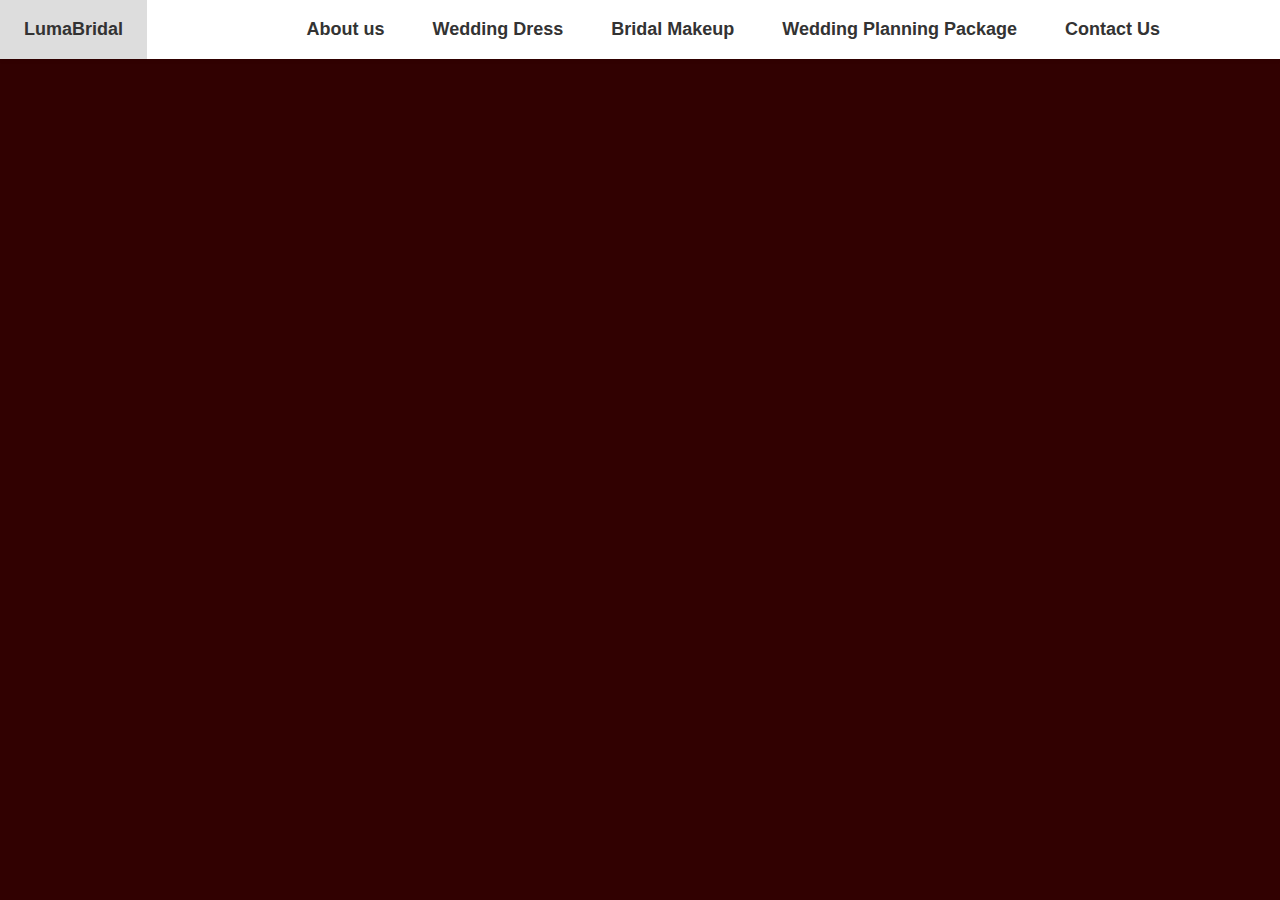
<file: template.html>
<!DOCTYPE html>
<html lang="en">

<head>
    <meta charset="UTF-8">
    <meta name="viewport" content="width=device-width, initial-scale=1.0">
    <link rel="stylesheet" href="/css/style.css">
    <title>LumaBridal</title>
</head>

<body>
    <header>
        <nav>
            <ul>
                <li class="navbar-left"><a href="/index.html">LumaBridal</a></li>
                <li>
                    <a href="/pages/about.html">About us</a></li>
                <li>
                    <p>Wedding Dress</p>
                    <ul>
                        <li>
                            <p>Traditional</p>
                            <ul>
                                <li><a href="/pages/wedding-dress/traditional/saree.html">Saree</a></li>
                                <li><a href="/pages/wedding-dress/traditional/songket.html">Songket</a></li>
                                <li><a href="/pages/wedding-dress/traditional/punjabi.html">Punjabi</a></li>
                            </ul>
                        </li>
                        <li>
                            <p>Modern</p>
                            <ul>
                                <li><a href="/pages/wedding-dress/modern/white-dress.html">White Dress</a></li>
                                <li><a href="/pages//wedding-dress/modern/gown.html">Gown</a></li>
                            </ul>
                        </li>
                    </ul>
                </li>
                <li>
                    <p>Bridal Makeup</p>
                    <ul>
                        <li>
                            <p>Makeup by Syed Mohamad Fahmi (Syedewa)</p>
                            <ul>
                                <li><a href="/pages/bridal-makeup/syadewa/soft-glam.html">Soft Glam</a></li>
                                <li><a href="/pages/bridal-makeup/syadewa/bold-glam.html">Bold Glam</a></li>
                                <li><a href="/pages/bridal-makeup/syadewa/arabian-makeup-look.html">Arabian Makeup Look</a></li>
                                <li><a href="/pages/bridal-makeup/syadewa/thai-makeup-look.html">Thai Makeup Look</a></li>
                                <li><a href="/pages/bridal-makeup/syadewa/bronze-glow-look.html">Bronze Glow Look</a></li>
                            </ul>
                        </li>
                    </ul>
                </li>
                <li>
                    <p>Wedding Planning Package</p>
                    <ul>
                        <li>
                            <p>Theme</p>
                            <ul>
                                <li><a href="/pages/wedding-planning-package/theme/fairytale.html">Fairytale</a></li>
                                <li><a href="/pages/wedding-planning-package/theme/garden.html">Garden</a></li>
                                <li><a href="/pages/wedding-planning-package/theme/bohemian.html">Bohemian</a></li>
                                <li><a href="/pages/wedding-planning-package/theme/modern-minimalist.html">Modern Minimalist</a></li>
                                <li><a href="/pages/wedding-planning-package/theme/bollywood.html">Bollywood</a></li>
                            </ul>
                        </li>
                        <li><a href="/pages/wedding-planning-package/wedding-dais.html">Wedding Dais</a></li>
                        <li><a href="/pages/wedding-planning-package/door-gift.html">Door Gift</a></li>
                        <li><a href="/pages/wedding-planning-package/wedding-card.html">Wedding Card</a></li>
                    </ul>
                </li>
                <li><a href="/pages/contact-us.html">Contact Us</a></li>
                <li></li>
                <li></li>
                
            </ul>
        </nav>
    </header>
</body>

</html>
</file>
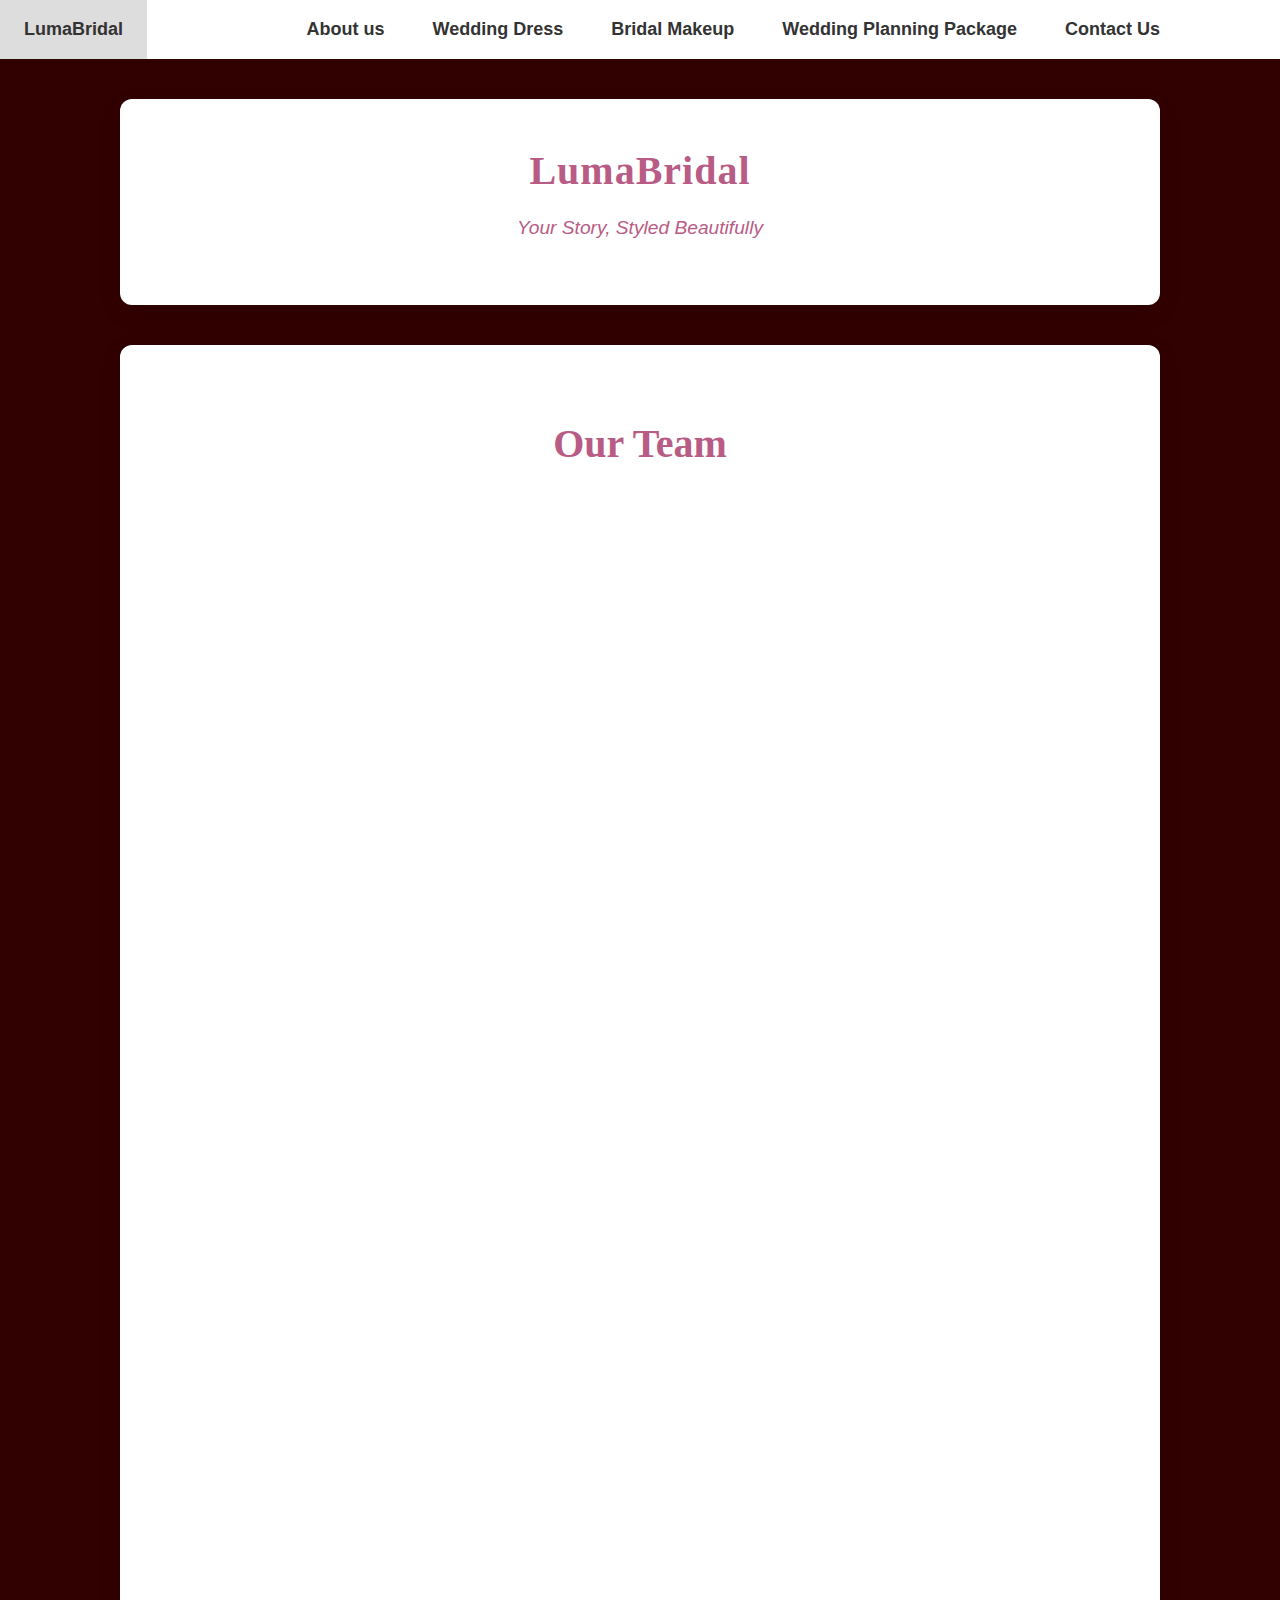
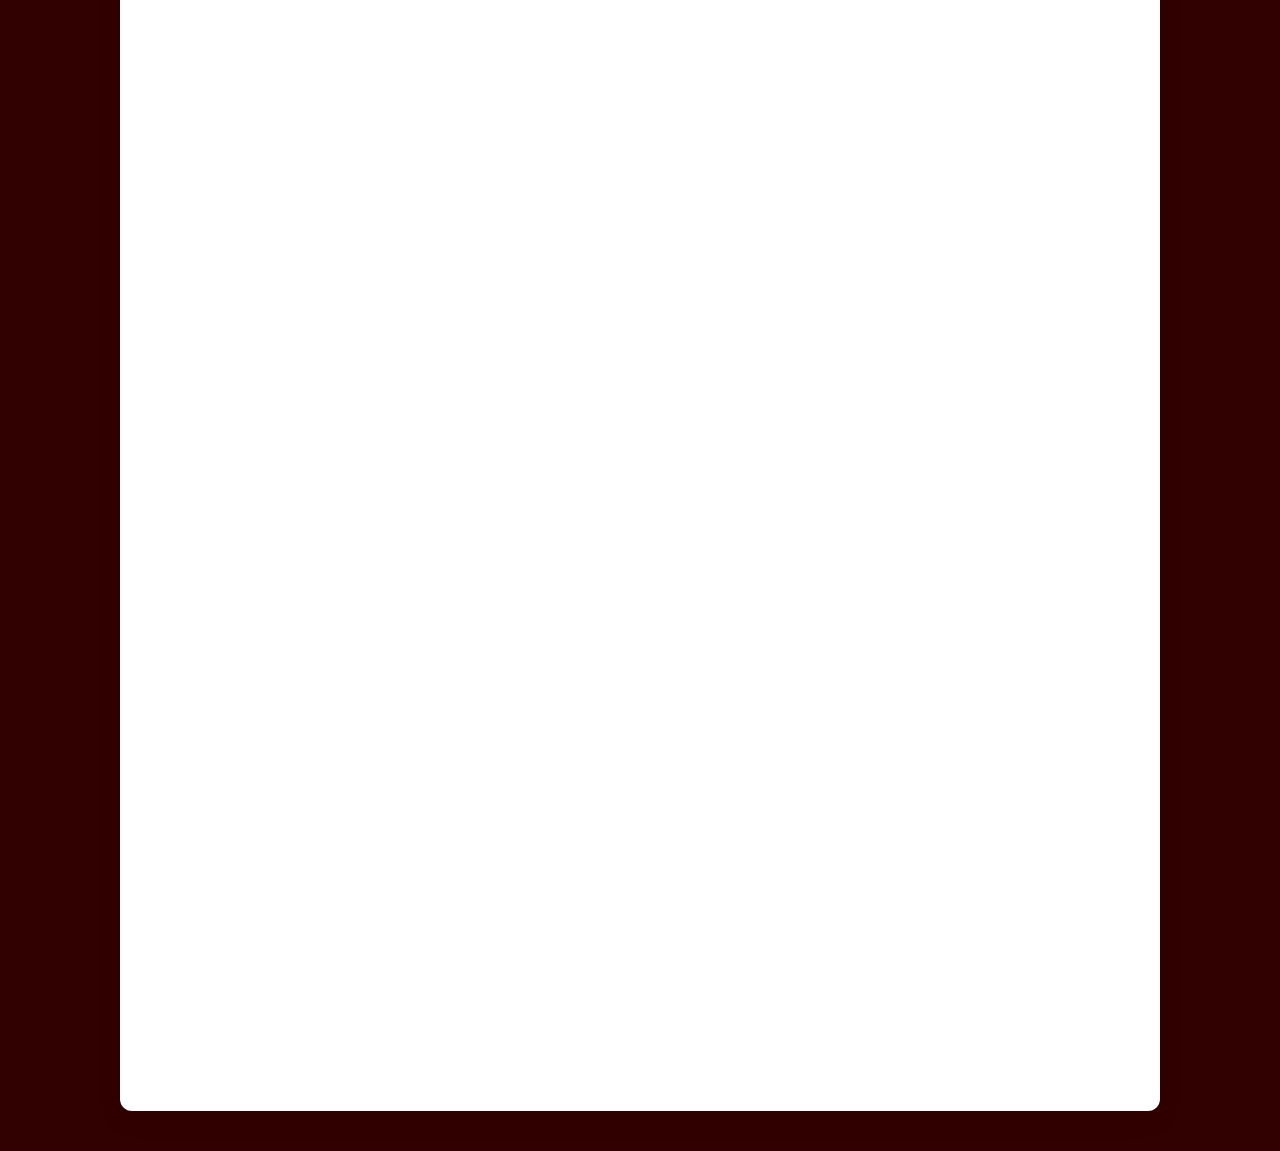
<file: pages/about.html>
<!DOCTYPE html>
<html lang="en">

<head>
    <meta charset="UTF-8">
    <meta name="viewport" content="width=device-width, initial-scale=1.0">
    <link rel="stylesheet" href="../css/style.css">
    <link rel="icon" type="image/x-icon" href="../attachment/Company-Logo.png">
    <title>LumaBridal</title>
    <style>
        section:hover{
            transform: none;
        }
        .branding {
            display: flex;
            flex-direction: column;
            align-items: center;
            justify-content: center;
            text-align: center;
            padding: 40px 20px 10px 20px;
        }

        .brand-text h1 {
            font-size: 2.5rem;
            margin: 0;
            color: #b85c85;
            font-family: 'Georgia', serif;
            letter-spacing: 1px;
        }

        .brand-text .tagline {
            font-size: 1.2rem;
            color: #b85c85;
            margin-top: 10px;
            font-style: italic;
        }

        #team-section {
            padding: 40px 20px;
            font-family: 'Segoe UI', Tahoma, Geneva, Verdana, sans-serif;
        }

        #team-section h1 {
            text-align: center;
            margin-bottom: 20px;
            color: #b85c85;
            font-size: 2.5rem;
            font-family: 'Georgia', serif;

        }

        table {
            width: 75%;
            margin: auto;
            border-collapse: separate;
            border-spacing: 0px 20px;
            box-shadow: none;
        }

        td {
            background-color: #ffffff;
            padding: 35px 20px;
            vertical-align: center;
            width: 50%;
            border: none;
        }

        td.founder-info {
            padding-left: 25px;
            font-size: 1.1em;
            line-height: 1.6;
            color: #333;
            font-family: 'Georgia', serif;

        }

        td.founder-info h3 {
            margin: 0;
            color: #b85c85;

        }

        td.founder-info p {
            color: #eb67a2;
        }
        td.founder-info ul {
            padding-left: 0px;
            margin-top: 10px;
        }

        td.founder-info ul li {
            text-align: left;
            color: #555;
            font-size: 1.1em;
        }

        .founder-picture {
            text-align: center;
        }

        .founder-img {
            width: 100%;
            max-width: 260px;
            height: auto;
            border-radius: 20px;
            object-fit: cover;
            box-shadow: 0 4px 12px rgba(0, 0, 0, 0.1);
        }

        .right-column {
            border-radius: 0 20px 20px 0;
        }

        .left-column {
            border-radius: 20px 0 0 20px;
        }

        /* Animation for sliding in from left */
        @keyframes slideInFromLeft {
            from {
                transform: translateX(-100px);
                opacity: 0;
            }

            to {
                transform: translateX(0);
                opacity: 1;
            }
        }

        /* Animation for sliding in from right */
        @keyframes slideInFromRight {
            from {
                transform: translateX(100px);
                opacity: 0;
            }

            to {
                transform: translateX(0);
                opacity: 1;
            }
        }

        /* Apply animation to each row */
        .left-row {
            animation: slideInFromLeft 2s ease forwards;
            opacity: 0;
        }

        .right-row {
            animation: slideInFromRight 2s ease forwards;
            opacity: 0;
        }
    </style>
</head>

<body>
    <header class="navbar">
        <nav>
            <ul>
                <li class="navbar-left"><a href="../index.html">LumaBridal</a></li>
                <li>
                    <a href="../pages/about.html">About us</a>
                </li>
                <li>
                    <p>Wedding Dress</p>
                    <ul>
                        <li>
                            <a href="../pages/wedding-dress/traditional.html">Traditional</a>
                            <ul>
                                <li><a href="../pages/wedding-dress/traditional.html#saree-section">Saree</a></li>
                                <li><a href="../pages/wedding-dress/traditional.html#songket-section">Songket</a></li>
                                <li><a href="../pages/wedding-dress/traditional.html#punjabi-section">Punjabi</a></li>
                            </ul>
                        </li>
                        <li>
                            <a href="../pages/wedding-dress/modern.html">Modern</a>
                            <ul>
                                <li><a href="../pages/wedding-dress/modern.html#white-dress-section">White Dress</a></li>
                                <li><a href="../pages/wedding-dress/modern.html#gown-section">Gown</a></li>
                            </ul>
                        </li>
                    </ul>
                </li>
                <li>
                    <a href="../pages/bridal-makeup.html">Bridal Makeup</a>
                </li>
                <li>
                    <p>Wedding Planning Package</p>
                    <ul>
                        <li>
                            <a href="../pages/wedding-planning-package/theme.html">Theme</a>
                            <ul>
                                <li><a href="../pages/wedding-planning-package/theme.html#fairytale-section">Fairytale</a>
                                </li>
                                <li><a href="../pages/wedding-planning-package/theme.html#garden-section">Garden</a></li>
                                <li><a href="../pages/wedding-planning-package/theme.html#bohemian-section">Bohemian</a>
                                </li>
                                <li><a href="../pages/wedding-planning-package/theme.html#modern-minimalist-section">Modern
                                        Minimalist</a></li>
                                <li><a href="../pages/wedding-planning-package/theme.html#bollywood-section">Bollywood</a>
                                </li>
                            </ul>
                        </li>
                        <li><a href="../pages/wedding-planning-package/wedding-dais.html">Wedding Dais</a></li>
                        <li><a href="../pages/wedding-planning-package/door-gift.html">Door Gift</a></li>
                        <li><a href="../pages/wedding-planning-package/wedding-card.html">Wedding Card</a></li>
                    </ul>
                </li>
                <li><a href="../pages/contact-us.html">Contact Us</a></li>
                <li></li>
                <li></li>
            </ul>
        </nav>
    </header>
    <section class="branding">
        <div class="brand-text">
            <h1>LumaBridal</h1>
            <p class="tagline">Your Story, Styled Beautifully</p>
        </div>
        <p></p>
    </section>
    <section id="team-section">
        <h1>Our Team</h1>
        <table>
            <tr class="left-row">
                <td class="founder-picture left-column">
                    <img class="founder-img" src="../attachment/founder/NYDANIA-ALEEYA-BINTI-AHMAD-TARMIZI.jpg"
                        alt="NYDANIA ALEEYA BINTI AHMAD TARMIZI">
                </td>
                <td class="founder-info right-column">
                    <h3>NYDANIA ALEEYA BINTI AHMAD TARMIZI</h3>
                    <p><strong>Founder & Wedding Planner</strong></p>
                    <ul>
                        <li>Nydania has a talent for turning ideas into reality. Whether it's a modern garden theme or a
                            traditional Malay ceremony, she brings fresh, beautiful concepts to each event.</li>
                        <li>When unexpected challenges arise — a sudden weather change or a vendor delay — Nydania stays
                            composed and finds quick, effective solutions without disrupting the couple's special day.
                        </li>
                    </ul>
                </td>
            </tr>
            <tr class="right-row">
                <td class="founder-info left-column">
                    <h3>NURAIN SYAHIRAH BINTI ROZLAN</h3>
                    <p><strong>Wedding Planner</strong></p>
                    <ul>
                        <li>Syahirah ensures every aspect of the wedding, from the color scheme to the table
                            arrangements, is flawless. She pays close attention to the smallest details to bring the
                            couple's vision to life.</li>
                        <li>She coordinates seamlessly with vendors, clients, and her team, making sure everyone is on
                            the same page. Her calm and clear communication keeps things running smoothly under
                            pressure.</li>
                    </ul>
                </td>
                <td class="founder-picture right-column">
                    <img class="founder-img" src="../attachment/founder/NURAIN-SYAHIRAH-BINTI-ROZLAN.jpg"
                        alt="NURAIN SYAHIRAH BINTI ROZLAN">
                </td>
            </tr>
            <tr class="left-row">
                <td class="founder-picture left-column">
                    <img class="founder-img" src="../attachment/founder/FARISYA-ALEEYA-BINTI-MOHD-AZIZUDDIN.jpg"
                        alt="FARISYA ALEEYA BINTI MOHD AZIZZUDIN">
                </td>
                <td class="founder-info right-column">
                    <h3>FARISYA ALEEYA BINTI MOHD AZIZZUDIN</h3>
                    <p><strong>Wedding Assistant</strong></p>
                    <ul>
                        <li>Farisya is always one step ahead, ensuring that the bride and planner have what they need at
                            every moment. From keeping schedules on time to handling last-minute errands, she’s a
                            dependable right-hand.</li>
                        <li>With her warm personality, Farisya keeps guests comfortable and calm, especially nervous
                            brides or family members. She's great at making everyone feel welcomed and cared for.</li>
                    </ul>
                </td>
            </tr>
            <tr class="right-row">
                <td class="founder-info left-column">
                    <h3>NUR ASMA ADRIANA ADILA BINTI MAT ARIF</h3>
                    <p><strong>Wedding Coordinator</strong></p>
                    <ul>
                        <li>Adriana adapts quickly to changing situations, learns client preferences fast, and keeps
                            pace
                            in high-pressure environments, making her an asset during busy wedding preparations.</li>
                        <li>She handles checklists, decor setup, and guest coordination with precision, helping ensure
                            the event flows smoothly from start to finish.</li>
                    </ul>
                </td>
                <td class="founder-picture">
                    <img class="founder-img" src="../attachment/founder/NUR-ASMA-ADRIANA-ADILA-BINTI-MAT-ARIF.jpg"
                        alt="NUR ASMA ADRIANA ADILA BINTI MAT ARIF">
                </td>
            </tr>
        </table>
    </section>

</body>

</html>
</file>
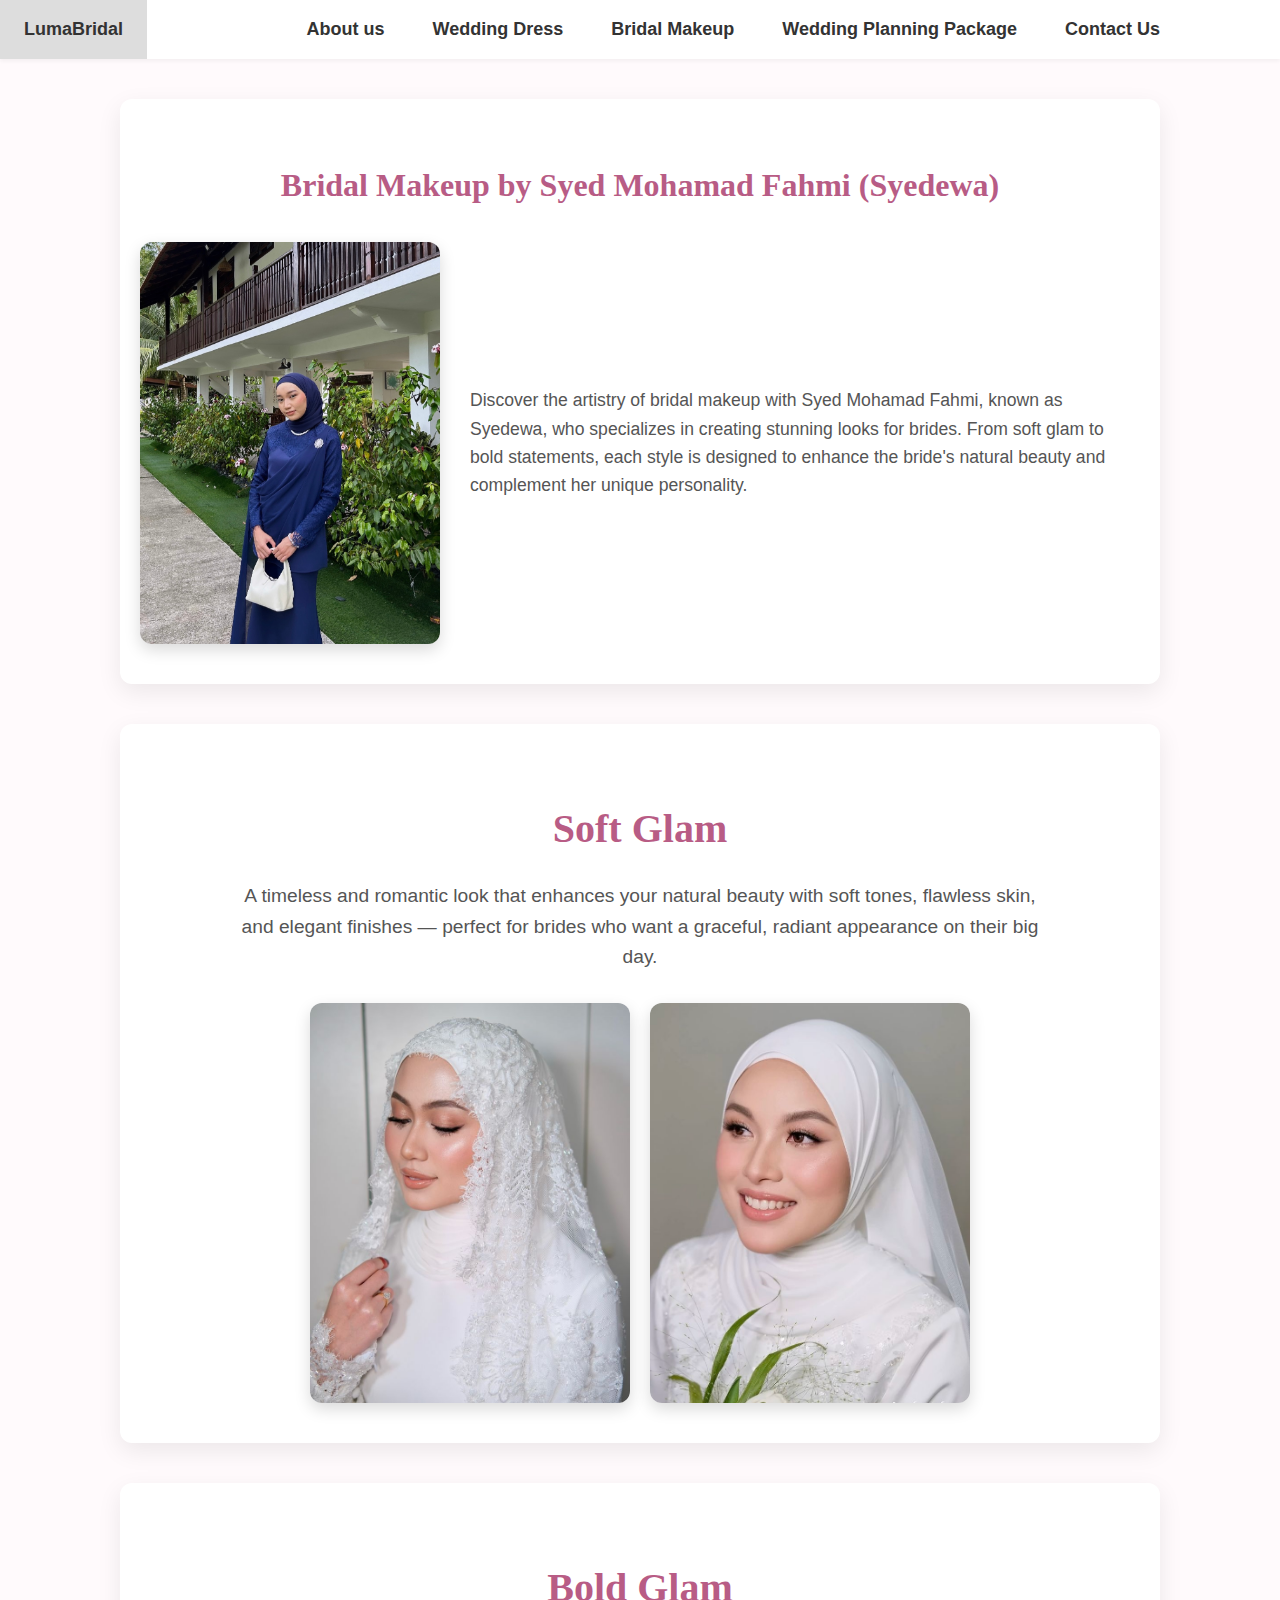
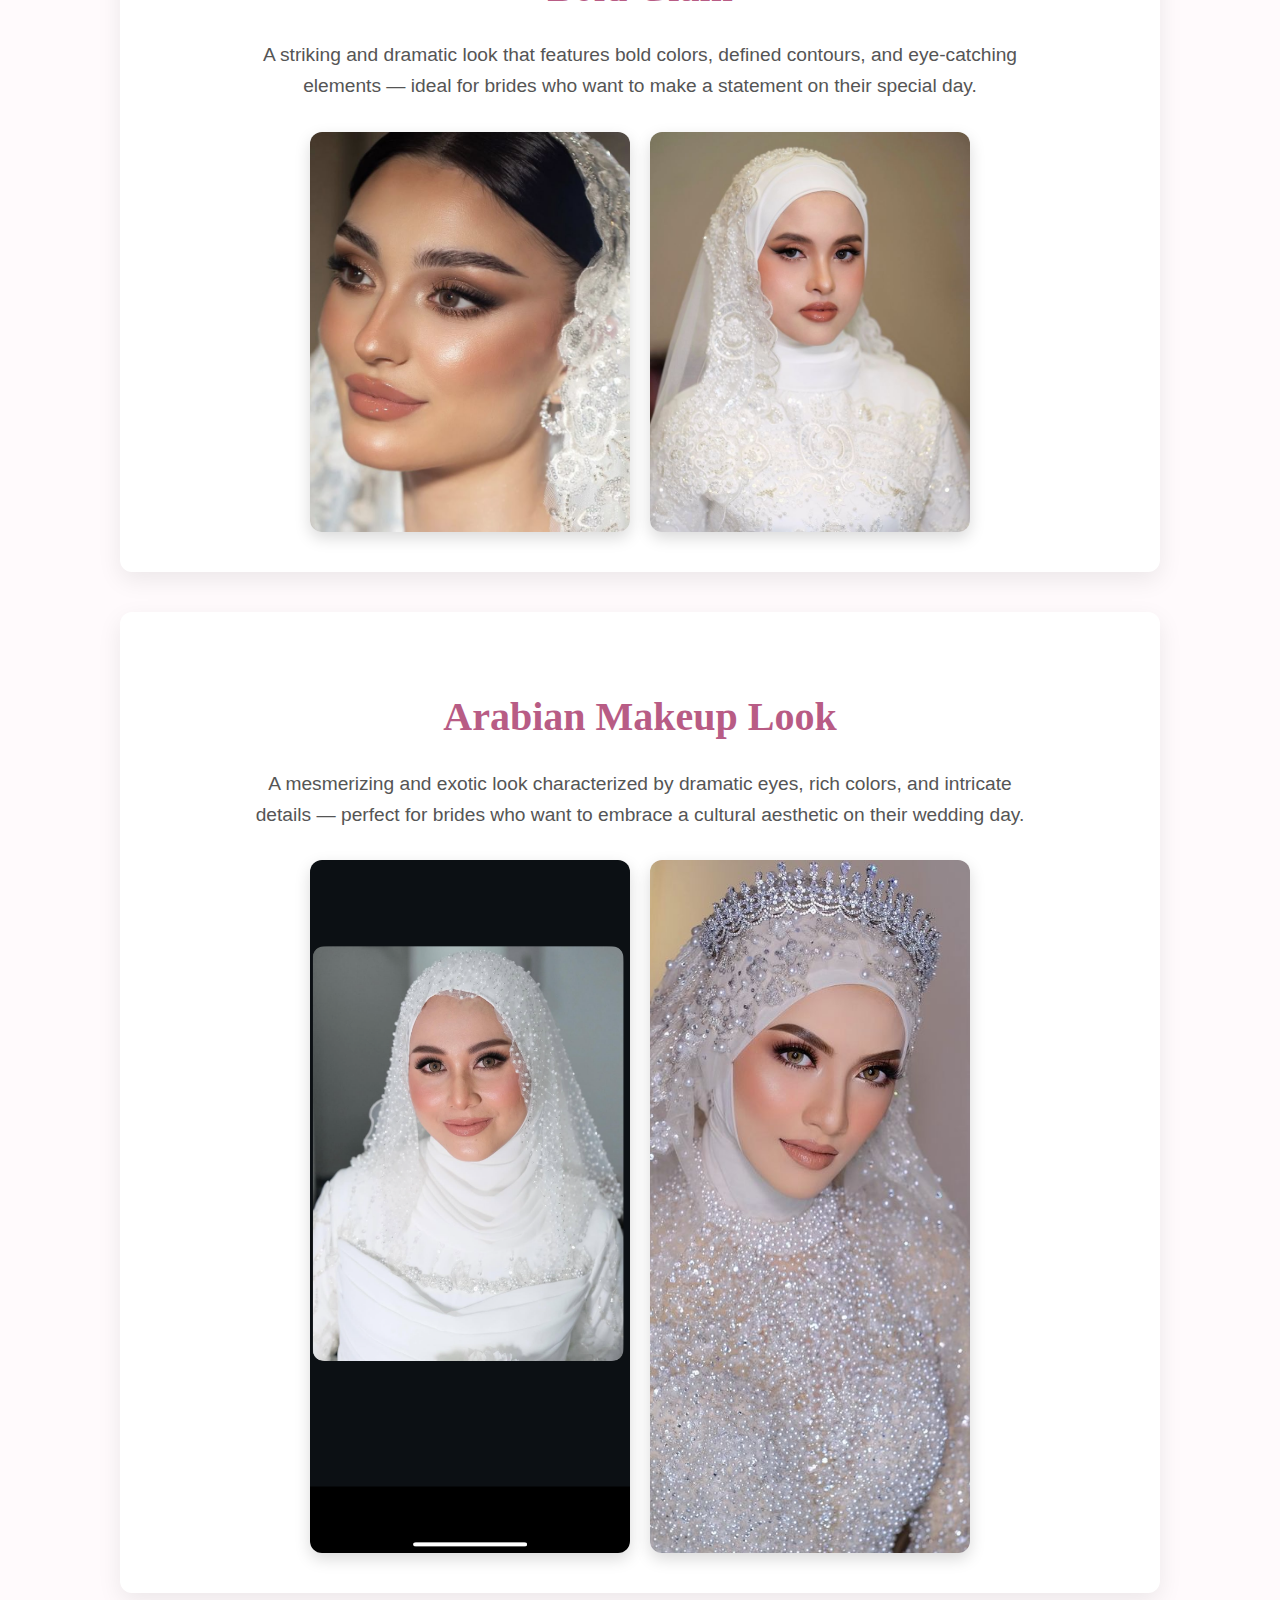
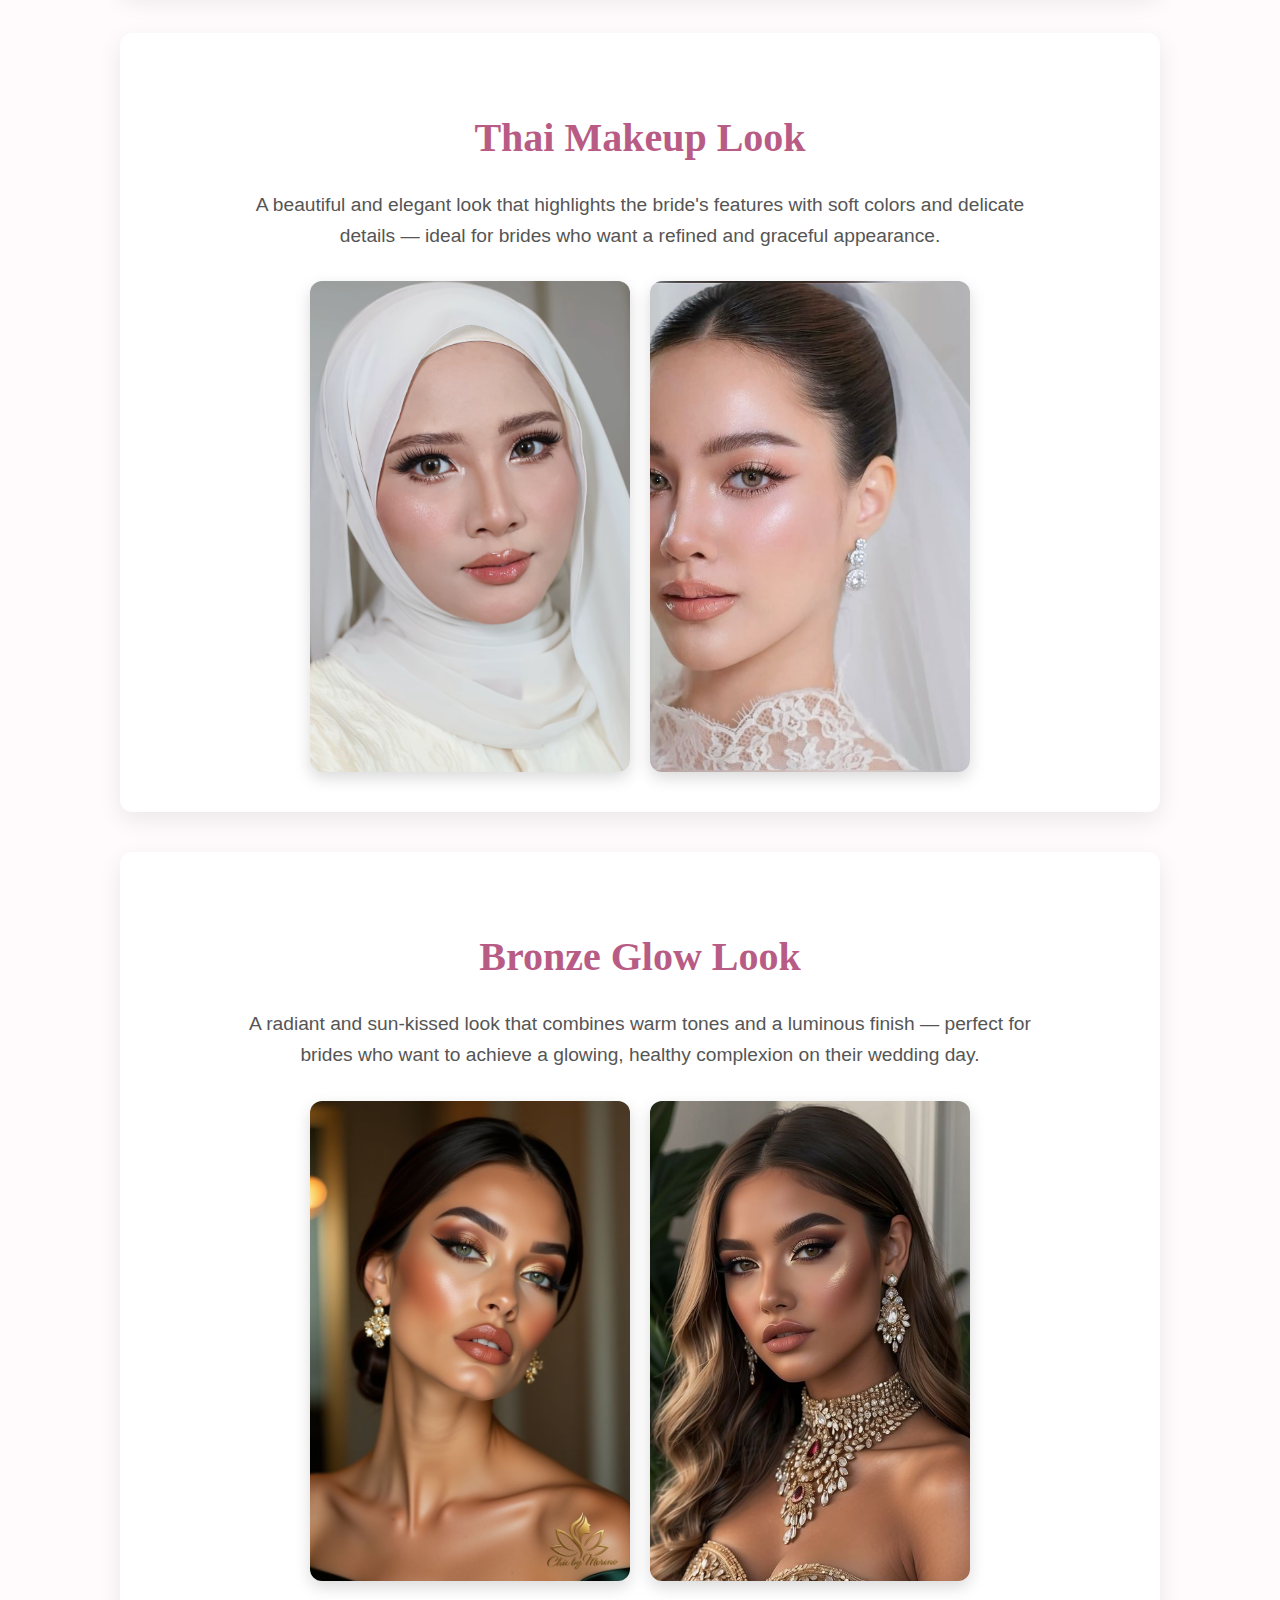
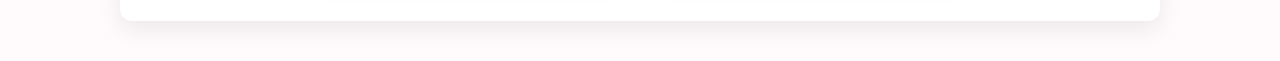
<file: pages/bridal-makeup.html>
<!DOCTYPE html>
<html lang="en">

<head>
    <meta charset="UTF-8">
    <meta name="viewport" content="width=device-width, initial-scale=1.0">
    <link rel="stylesheet" href="/css/style.css">
    <title>LumaBridal</title>
    <style>
        body {
            font-family: 'Segoe UI', Tahoma, Geneva, Verdana, sans-serif;
            background: #fffafc;
            color: #333;
            margin: 0;
            padding: 0;
            line-height: 1.6;
        }

        section {
            padding: 40px 20px;
            margin: 40px auto;
            max-width: 1000px;
            background-color: #ffffff;
            border-radius: 12px;
            box-shadow: 0 8px 24px rgba(0, 0, 0, 0.08);
            transition: transform 0.3s ease, box-shadow 0.3s ease;
        }

        section:hover {
            transform: translateY(-4px);
            box-shadow: 0 12px 30px rgba(0, 0, 0, 0.12);
        }

        .makeup-style {
            text-align: center;
        }

        .makeup-style h2 {
            font-size: 2.5em;
            color: #b85c85;
            margin-bottom: 20px;
            font-family: 'Georgia', serif;
            text-transform: capitalize;
        }

        .makeup-style p.description {
            font-size: 1.2em;
            color: #555;
            margin-bottom: 30px;
            max-width: 800px;
            margin-left: auto;
            margin-right: auto;
        }

        .image-gallery {
            display: flex;
            justify-content: center;
            flex-wrap: wrap;
            gap: 20px;
        }

        .image-gallery img {
            width: 100%;
            max-width: 320px;
            border-radius: 12px;
            object-fit: cover;
            box-shadow: 0 6px 16px rgba(0, 0, 0, 0.15);
            transition: transform 0.3s ease, box-shadow 0.3s ease;
        }

        .image-gallery img:hover {
            transform: scale(1.03);
            box-shadow: 0 10px 25px rgba(0, 0, 0, 0.2);
        }

        #introduction {
            padding: 40px 20px;
            margin: 40px auto;
            max-width: 1000px;
            background-color: #ffffff;
            border-radius: 12px;
            box-shadow: 0 8px 24px rgba(0, 0, 0, 0.08);
        }

        #introduction h1 {
            text-align: center;
            font-size: 2em;
            color: #b85c85;
            margin-bottom: 30px;
            font-family: 'Georgia', serif;
        }

        .intro-wrapper {
            display: flex;
            flex-direction: row;
            align-items: center;
            gap: 30px;
        }

        .intro-wrapper img {
            max-width: 300px;
            width: 100%;
            border-radius: 12px;
            box-shadow: 0 6px 16px rgba(0, 0, 0, 0.15);
            flex-shrink: 0;
        }

        .intro-wrapper p {
            flex: 1;
            font-size: 1.1em;
            color: #555;
            line-height: 1.6;
        }
    </style>
</head>

<body>
    <header>
        <nav>
            <ul>
                <li class="navbar-left"><a href="/index.html">LumaBridal</a></li>
                <li>
                    <a href="/pages/about.html">About us</a>
                </li>
                <li>
                    <p>Wedding Dress</p>
                    <ul>
                        <li>
                            <p>Traditional</p>
                            <ul>
                                <li><a href="/pages/wedding-dress/traditional/saree.html">Saree</a></li>
                                <li><a href="/pages/wedding-dress/traditional/songket.html">Songket</a></li>
                                <li><a href="/pages/wedding-dress/traditional/punjabi.html">Punjabi</a></li>
                            </ul>
                        </li>
                        <li>
                            <p>Modern</p>
                            <ul>
                                <li><a href="/pages/wedding-dress/modern/white-dress.html">White Dress</a></li>
                                <li><a href="/pages//wedding-dress/modern/gown.html">Gown</a></li>
                            </ul>
                        </li>
                    </ul>
                </li>
                <li>
                    <p>Bridal Makeup</p>
                    <ul>
                        <li>
                            <a href="/pages/bridal-makeup.html#introduction">Makeup by Syed Mohamad Fahmi (Syedewa)</a>
                            <ul>
                                <li><a href="/pages/bridal-makeup.html#soft-glam-section">Soft Glam</a></li>
                                <li><a href="/pages/bridal-makeup.html#bold-glam-section">Bold Glam</a></li>
                                <li><a href="/pages/bridal-makeup.html#arabian-makeup-section">Arabian Makeup
                                        Look</a></li>
                                <li><a href="/pages/bridal-makeup.html#thai-makeup-section">Thai Makeup Look</a>
                                </li>
                                <li><a href="/pages/bridal-makeup.html#bronze-glow-section">Bronze Glow Look</a>
                                </li>
                            </ul>
                        </li>
                    </ul>
                </li>
                <li>
                    <p>Wedding Planning Package</p>
                    <ul>
                        <li>
                            <p>Theme</p>
                            <ul>
                                <li><a href="/pages/wedding-planning-package/theme/fairytale.html">Fairytale</a></li>
                                <li><a href="/pages/wedding-planning-package/theme/garden.html">Garden</a></li>
                                <li><a href="/pages/wedding-planning-package/theme/bohemian.html">Bohemian</a></li>
                                <li><a href="/pages/wedding-planning-package/theme/modern-minimalist.html">Modern
                                        Minimalist</a></li>
                                <li><a href="/pages/wedding-planning-package/theme/bollywood.html">Bollywood</a></li>
                            </ul>
                        </li>
                        <li><a href="/pages/wedding-planning-package/wedding-dais.html">Wedding Dais</a></li>
                        <li><a href="/pages/wedding-planning-package/door-gift.html">Door Gift</a></li>
                        <li><a href="/pages/wedding-planning-package/wedding-card.html">Wedding Card</a></li>
                    </ul>
                </li>
                <li><a href="/pages/contact-us.html">Contact Us</a></li>
                <li></li>
                <li></li>
            </ul>
        </nav>
    </header>
    <section id="introduction">
        <h1>Bridal Makeup by Syed Mohamad Fahmi (Syedewa)</h1>
        <div class="intro-wrapper">
            <img src="/attachment/FARISYA-ALEEYA-BINTI-MOHD-AZIZUDDIN.jpg" alt="Make Up Artist">
            <p>
                Discover the artistry of bridal makeup with Syed Mohamad Fahmi, known as Syedewa, who specializes in
                creating stunning looks for brides. From soft glam to bold statements, each style is designed to enhance
                the bride's natural beauty and complement her unique personality.
            </p>
        </div>
    </section>
    <section id="soft-glam-section">
        <div class="makeup-style">
            <h2>Soft Glam</h2>
            <p class="description">
                A timeless and romantic look that enhances your natural beauty with soft tones, flawless skin, and
                elegant finishes — perfect for brides who want a graceful, radiant appearance on their big day.
            </p>
            <div class="image-gallery">
                <img src="/attachment/IMG_1364.JPG" alt="Soft Glam Makeup Style 1">
                <img src="/attachment/IMG_1365.JPG" alt="Soft Glam Makeup Style 2">
            </div>
    </section>
    <section id="bold-glam-section">
        <div class="makeup-style">
            <h2>Bold Glam</h2>
            <p class="description">
                A striking and dramatic look that features bold colors, defined contours, and eye-catching elements —
                ideal for brides who want to make a statement on their special day.
            </p>
            <div class="image-gallery">
                <img src="/attachment/IMG_1363.JPG" alt="Bold Glam Makeup Style 1">
                <img src="/attachment/IMG_1373.JPG" alt="Bold Glam Makeup Style 2">
            </div>
        </div>
    </section>
    <section id="arabian-makeup-section">
        <div class="makeup-style">
            <h2>Arabian Makeup Look</h2>
            <p class="description">
                A mesmerizing and exotic look characterized by dramatic eyes, rich colors, and intricate details —
                perfect for brides who want to embrace a cultural aesthetic on their wedding day.
            </p>
            <div class="image-gallery">
                <img src="/attachment/IMG_1371.PNG" alt="Arabian Makeup Style 1">
                <img src="/attachment/IMG_1372.JPG" alt="Arabian Makeup Style 2">
            </div>
        </div>
    </section>
    <section id="thai-makeup-section">
        <div class="makeup-style">
            <h2>Thai Makeup Look</h2>
            <p class="description">
                A beautiful and elegant look that highlights the bride's features with soft colors and delicate details
                — ideal for brides who want a refined and graceful appearance.
            </p>
            <div class="image-gallery">
                <img src="/attachment/IMG_1374.PNG" alt="Thai Makeup Style 1">
                <img src="/attachment/IMG_1367.JPG" alt="Thai Makeup Style 2">
            </div>
        </div>
    </section>
    </section>
    <section id="bronze-glow-section">
        <div class="makeup-style">
            <h2>Bronze Glow Look</h2>
            <p class="description">
                A radiant and sun-kissed look that combines warm tones and a luminous finish — perfect for brides who
                want to achieve a glowing, healthy complexion on their wedding day.
            </p>
            <div class="image-gallery">
                <img src="/attachment/bronze-glow-makeup-1.jpg" alt="Bronze Glow Makeup Style 1">
                <img src="/attachment/bronze-glow-makeup-2.jpg" alt="Bronze Glow Makeup Style 2">
            </div>
        </div>
    </section>
</body>

</html>
</file>
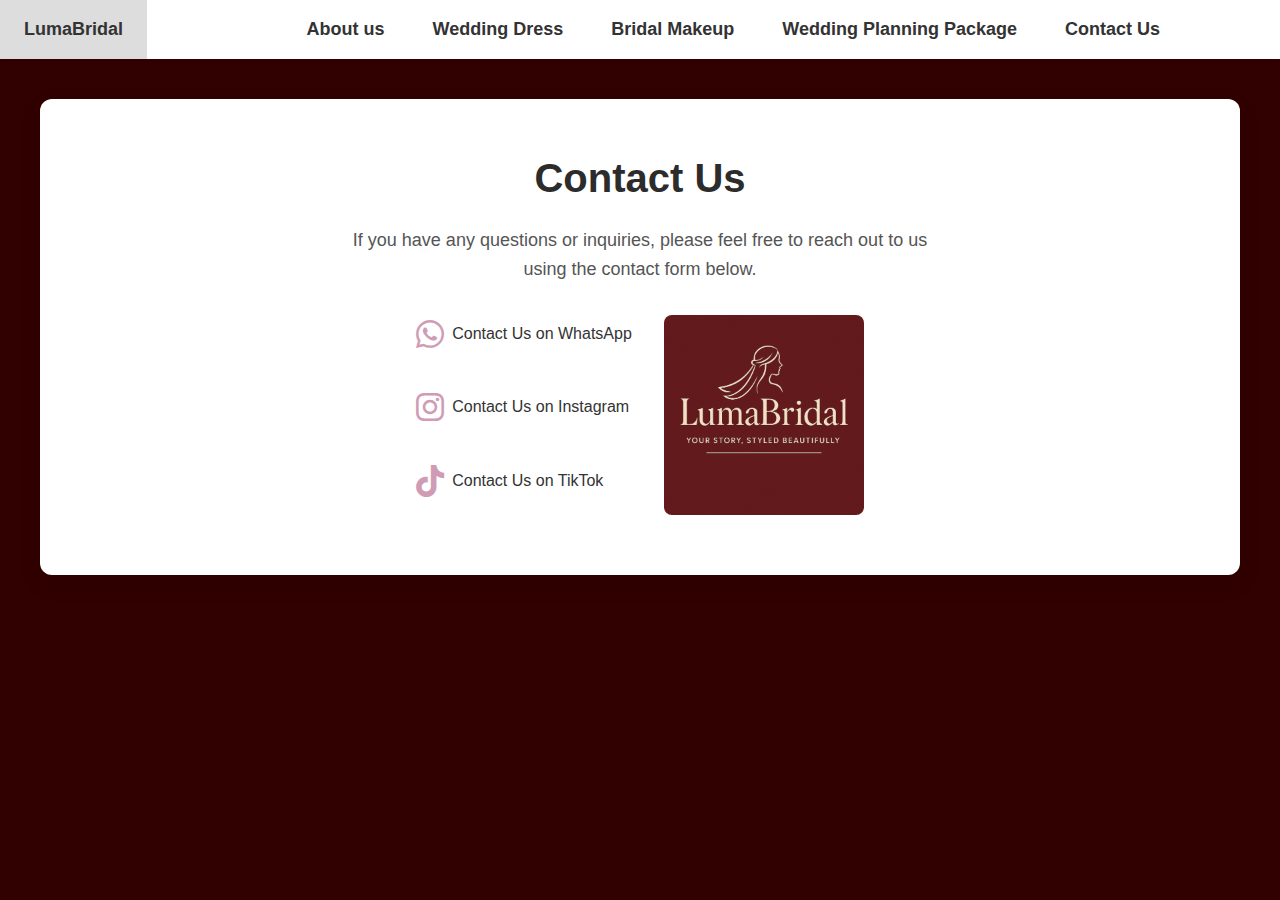
<file: pages/contact-us.html>
<!DOCTYPE html>
<html lang="en">

<head>
    <meta charset="UTF-8">
    <meta name="viewport" content="width=device-width, initial-scale=1.0">
    <link rel="stylesheet" href="/css/style.css">
    <link rel="stylesheet" href="https://cdnjs.cloudflare.com/ajax/libs/font-awesome/6.7.2/css/all.min.css" />
    <title>LumaBridal</title>
    <style>
        #contact-us-section {
            padding: 20px 0 60px 0;
            border-radius: 12px;
            max-width: 1200px;
        }

        #contact-us-section:hover {
            transform: none;
            box-shadow: none;
        }

        #contact-us-section h1 {
            font-size: 2.5rem;
            font-weight: 700;
            margin-bottom: 1rem;
            color: #2c2c2c;
            text-align: center;
        }

        #contact-us-section p {
            font-size: 1.125rem;
            color: #555;
            max-width: 600px;
            margin: auto;
            line-height: 1.6;
            text-align: center;
        }

        .contact-content {
            display: flex;
            justify-content: center;
            align-items: center;
            margin-top: 2rem;
            gap: 2rem;
            flex-wrap: wrap;
        }

        .company-logo {
            max-width: 200px;
            height: auto;
            border-radius: 8px;

        }

        .contact-links {
            display: flex;
            flex-direction: column;
            text-align: left;
            max-width: 300px;
        }

        .contact-links a {
            display: flex;
            align-items: center;
            margin-bottom: 1rem;
            text-decoration: none;
            color: #333;
            font-weight: 500;
            font-size: 1rem;
        }

        .contact-links a i {
            font-size: 2rem;
            margin-right: 0.5rem;
            color: #d09cb5;
        }

        .contact-links a:hover {
            color: #d09cb5;
        }

        @media (max-width: 600px) {
            #contact-us-section .contact-content {
                flex-direction: column;
                align-items: flex-start;
            }
        }
    </style>
</head>

<body>
    <header class="navbar">
        <nav>
            <ul>
                <li class="navbar-left"><a href="/index.html">LumaBridal</a></li>
                <li>
                    <a href="/pages/about.html">About us</a>
                </li>
                <li>
                    <p>Wedding Dress</p>
                    <ul>
                        <li>
                            <a href="/pages/wedding-dress/traditional.html">Traditional</a>
                            <ul>
                                <li><a href="/pages/wedding-dress/traditional.html#saree-section">Saree</a></li>
                                <li><a href="/pages/wedding-dress/traditional.html#songket-section">Songket</a></li>
                                <li><a href="/pages/wedding-dress/traditional.html#punjabi-section">Punjabi</a></li>
                            </ul>
                        </li>
                        <li>
                            <a href="/pages/wedding-dress/modern.html">Modern</a>
                            <ul>
                                <li><a href="/pages/wedding-dress/modern.html#white-dress-section">White Dress</a></li>
                                <li><a href="/pages/wedding-dress/modern.html#gown-section">Gown</a></li>
                            </ul>
                        </li>
                    </ul>
                </li>
                <li>
                    <a href="/pages/bridal-makeup.html">Bridal Makeup</a>
                </li>
                <li>
                    <p>Wedding Planning Package</p>
                    <ul>
                        <li>
                            <a href="/pages/wedding-planning-package/theme.html">Theme</a>
                            <ul>
                                <li><a href="/pages/wedding-planning-package/theme.html#fairytale-section">Fairytale</a>
                                </li>
                                <li><a href="/pages/wedding-planning-package/theme.html#garden-section">Garden</a></li>
                                <li><a href="/pages/wedding-planning-package/theme.html#bohemian-section">Bohemian</a>
                                </li>
                                <li><a href="/pages/wedding-planning-package/theme.html#modern-minimalist-section">Modern
                                        Minimalist</a></li>
                                <li><a href="/pages/wedding-planning-package/theme.html#bollywood-section">Bollywood</a>
                                </li>
                            </ul>
                        </li>
                        <li><a href="/pages/wedding-planning-package/wedding-dais.html">Wedding Dais</a></li>
                        <li><a href="/pages/wedding-planning-package/door-gift.html">Door Gift</a></li>
                        <li><a href="/pages/wedding-planning-package/wedding-card.html">Wedding Card</a></li>
                    </ul>
                </li>
                <li><a href="/pages/contact-us.html">Contact Us</a></li>
                <li></li>
                <li></li>
            </ul>
        </nav>
    </header>
    <section id="contact-us-section">
        <div class="content-wrapper">
            <h1>Contact Us</h1>
            <p>If you have any questions or inquiries, please feel free to reach out to us using the
                contact form below.</p>
            <div class="contact-content">
                <div class="contact-links">
                    <a href="https://wa.link/1cojxb" target="_blank"><i class="fa-brands fa-whatsapp"></i> Contact
                        Us on
                        WhatsApp</a><br>
                    <a href="https://instagram.com/luma.bridal" target="_blank"><i class="fa-brands fa-instagram"></i>
                        Contact Us on Instagram</a><br>
                    <a href="https://www.tiktok.com/@lumabridal?_t=ZS-8xh8hGZU3Ob&_r=1" target="_blank"><i
                            class="fa-brands fa-tiktok"></i> Contact Us on TikTok</a>
                </div>
                <img src="/attachment/Company-Logo.png" alt="company logo" class="company-logo">
            </div>
        </div>
    </section>
</body>

</html>
</file>
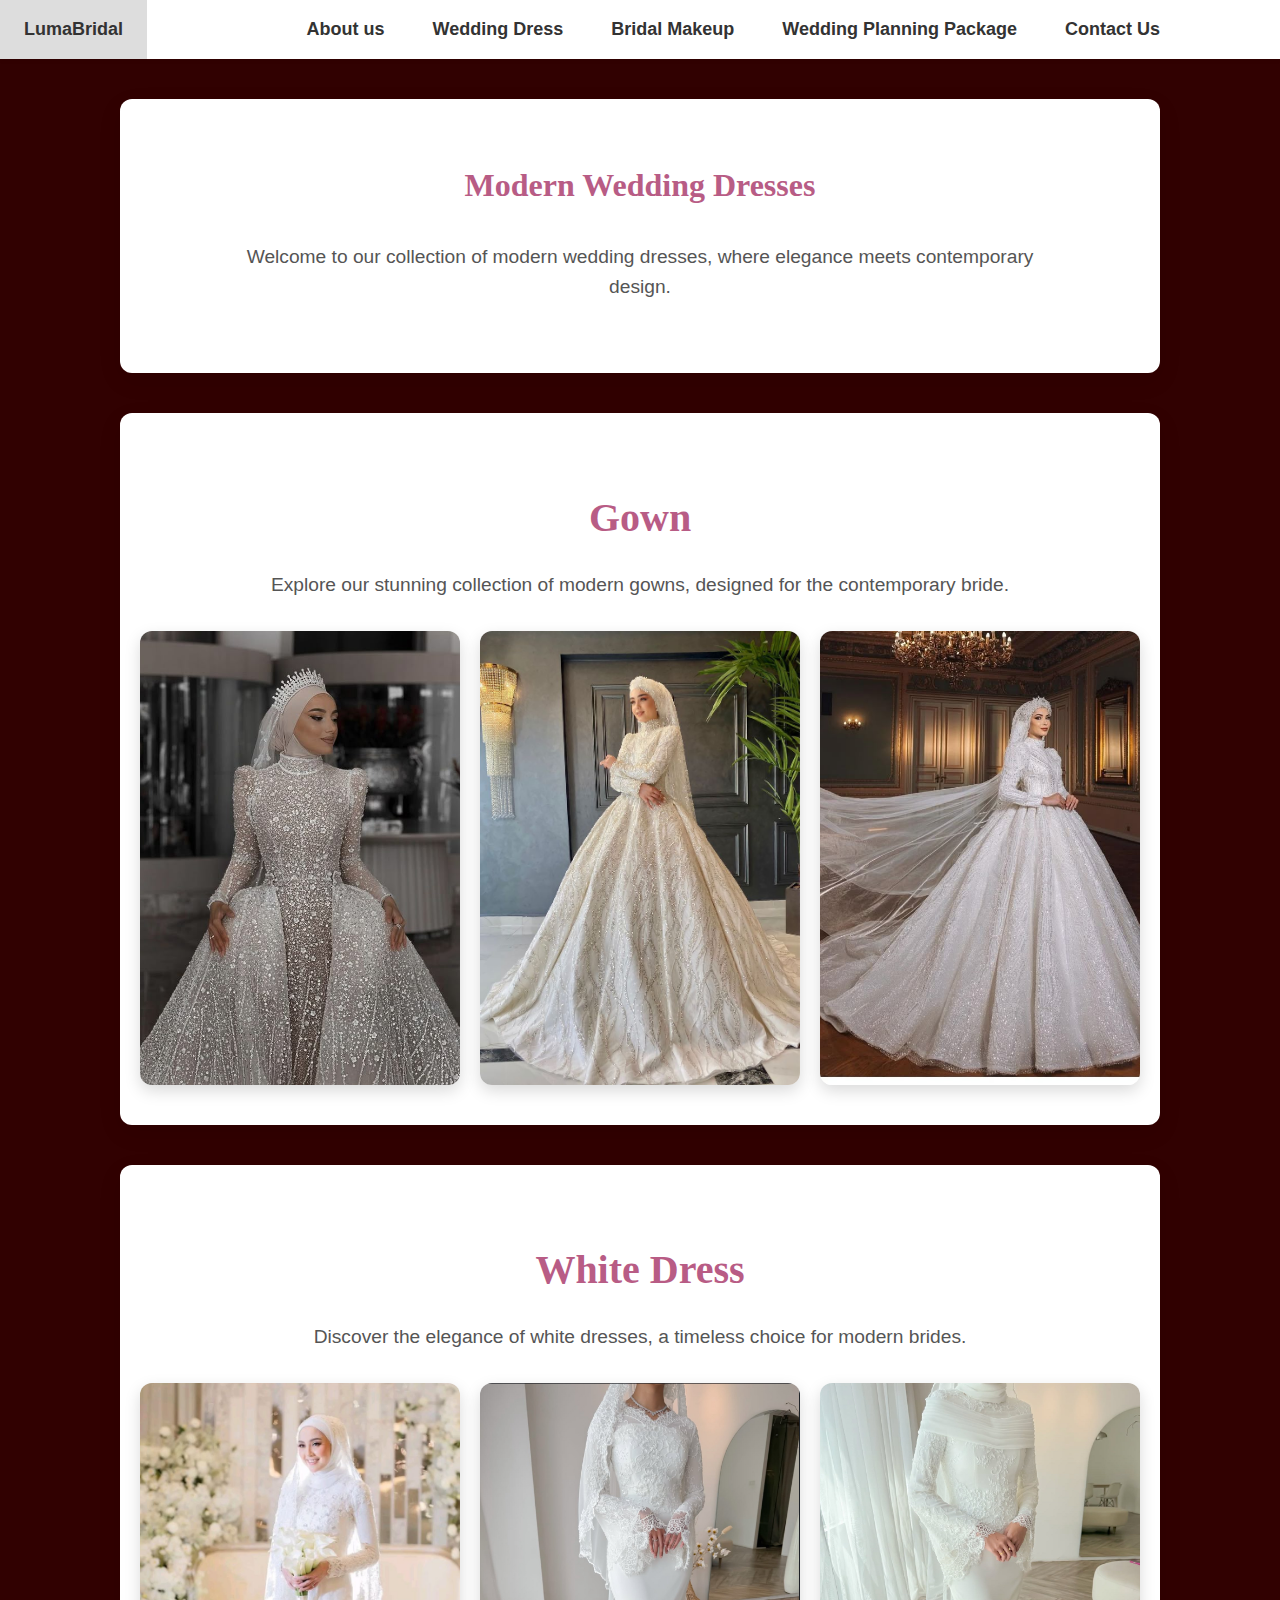
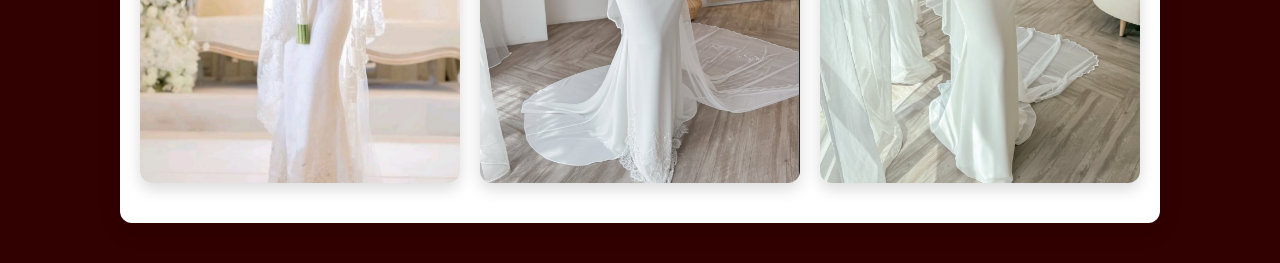
<file: pages/wedding-dress/modern.html>
<!DOCTYPE html>
<html lang="en">

<head>
    <meta charset="UTF-8">
    <meta name="viewport" content="width=device-width, initial-scale=1.0">
    <link rel="stylesheet" href="/css/style.css">
    <title>LumaBridal</title>
</head>

<body>
     <header class="navbar">
        <nav>
            <ul>
                <li class="navbar-left"><a href="/index.html">LumaBridal</a></li>
                <li>
                    <a href="/pages/about.html">About us</a>
                </li>
                <li>
                    <p>Wedding Dress</p>
                    <ul>
                        <li>
                            <a href="/pages/wedding-dress/traditional.html">Traditional</a>
                            <ul>
                                <li><a href="/pages/wedding-dress/traditional.html#saree-section">Saree</a></li>
                                <li><a href="/pages/wedding-dress/traditional.html#songket-section">Songket</a></li>
                                <li><a href="/pages/wedding-dress/traditional.html#punjabi-section">Punjabi</a></li>
                            </ul>
                        </li>
                        <li>
                            <a href="/pages/wedding-dress/modern.html">Modern</a>
                            <ul>
                                <li><a href="/pages/wedding-dress/modern.html#white-dress-section">White Dress</a></li>
                                <li><a href="/pages/wedding-dress/modern.html#gown-section">Gown</a></li>
                            </ul>
                        </li>
                    </ul>
                </li>
                <li>
                    <a href="/pages/bridal-makeup.html">Bridal Makeup</a>
                </li>
                <li>
                    <p>Wedding Planning Package</p>
                    <ul>
                        <li>
                            <a href="/pages/wedding-planning-package/theme.html">Theme</a>
                            <ul>
                                <li><a href="/pages/wedding-planning-package/theme.html#fairytale-section">Fairytale</a></li>
                                <li><a href="/pages/wedding-planning-package/theme.html#garden-section">Garden</a></li>
                                <li><a href="/pages/wedding-planning-package/theme.html#bohemian-section">Bohemian</a></li>
                                <li><a href="/pages/wedding-planning-package/theme.html#modern-minimalist-section">Modern
                                        Minimalist</a></li>
                                <li><a href="/pages/wedding-planning-package/theme.html#bollywood-section">Bollywood</a></li>
                            </ul>
                        </li>
                        <li><a href="/pages/wedding-planning-package/wedding-dais.html">Wedding Dais</a></li>
                        <li><a href="/pages/wedding-planning-package/door-gift.html">Door Gift</a></li>
                        <li><a href="/pages/wedding-planning-package/wedding-card.html">Wedding Card</a></li>
                    </ul>
                </li>
                <li><a href="/pages/contact-us.html">Contact Us</a></li>
                <li></li>
                <li></li>
            </ul>
        </nav>
    </header>
    <section id="introduction">
        <div class="content-wrapper">
            <h1>Modern Wedding Dresses</h1>
            <p class="description">Welcome to our collection of modern wedding dresses, where elegance meets contemporary design.</p>
        </div>
    </section>
    <section id="gown-section">
        <div class="content-wrapper">
            <h2>Gown</h2>
            <p class="description">Explore our stunning collection of modern gowns, designed for the contemporary bride.</p>
            <div class="image-gallery">
                <img src="/attachment/gown/gown-1.jpg" alt="Gown Style 1">
                <img src="/attachment/gown/gown-2.jpg" alt="Gown Style 2">
                <img src="/attachment/gown/gown-3.jpg" alt="Gown Style 3">
            </div>
        </div>
    </section>
    <section id="white-dress-section">
        <div class="content-wrapper">
            <h2>White Dress</h2>
            <p class="description">Discover the elegance of white dresses, a timeless choice for modern brides.</p>
            <div class="image-gallery">
                <img src="/attachment/white-dress/white-dress-2.jpg" alt="White Dress Style 1">
                <img src="/attachment/white-dress/WHITE-DRESS.PNG" alt="White Dress Style 2">
                <img src="/attachment/white-dress/WHITE-DRESSSS.PNG" alt="White Dress Style 3">
            </div>
        </div>
    </section>
</body>

</html>
</file>
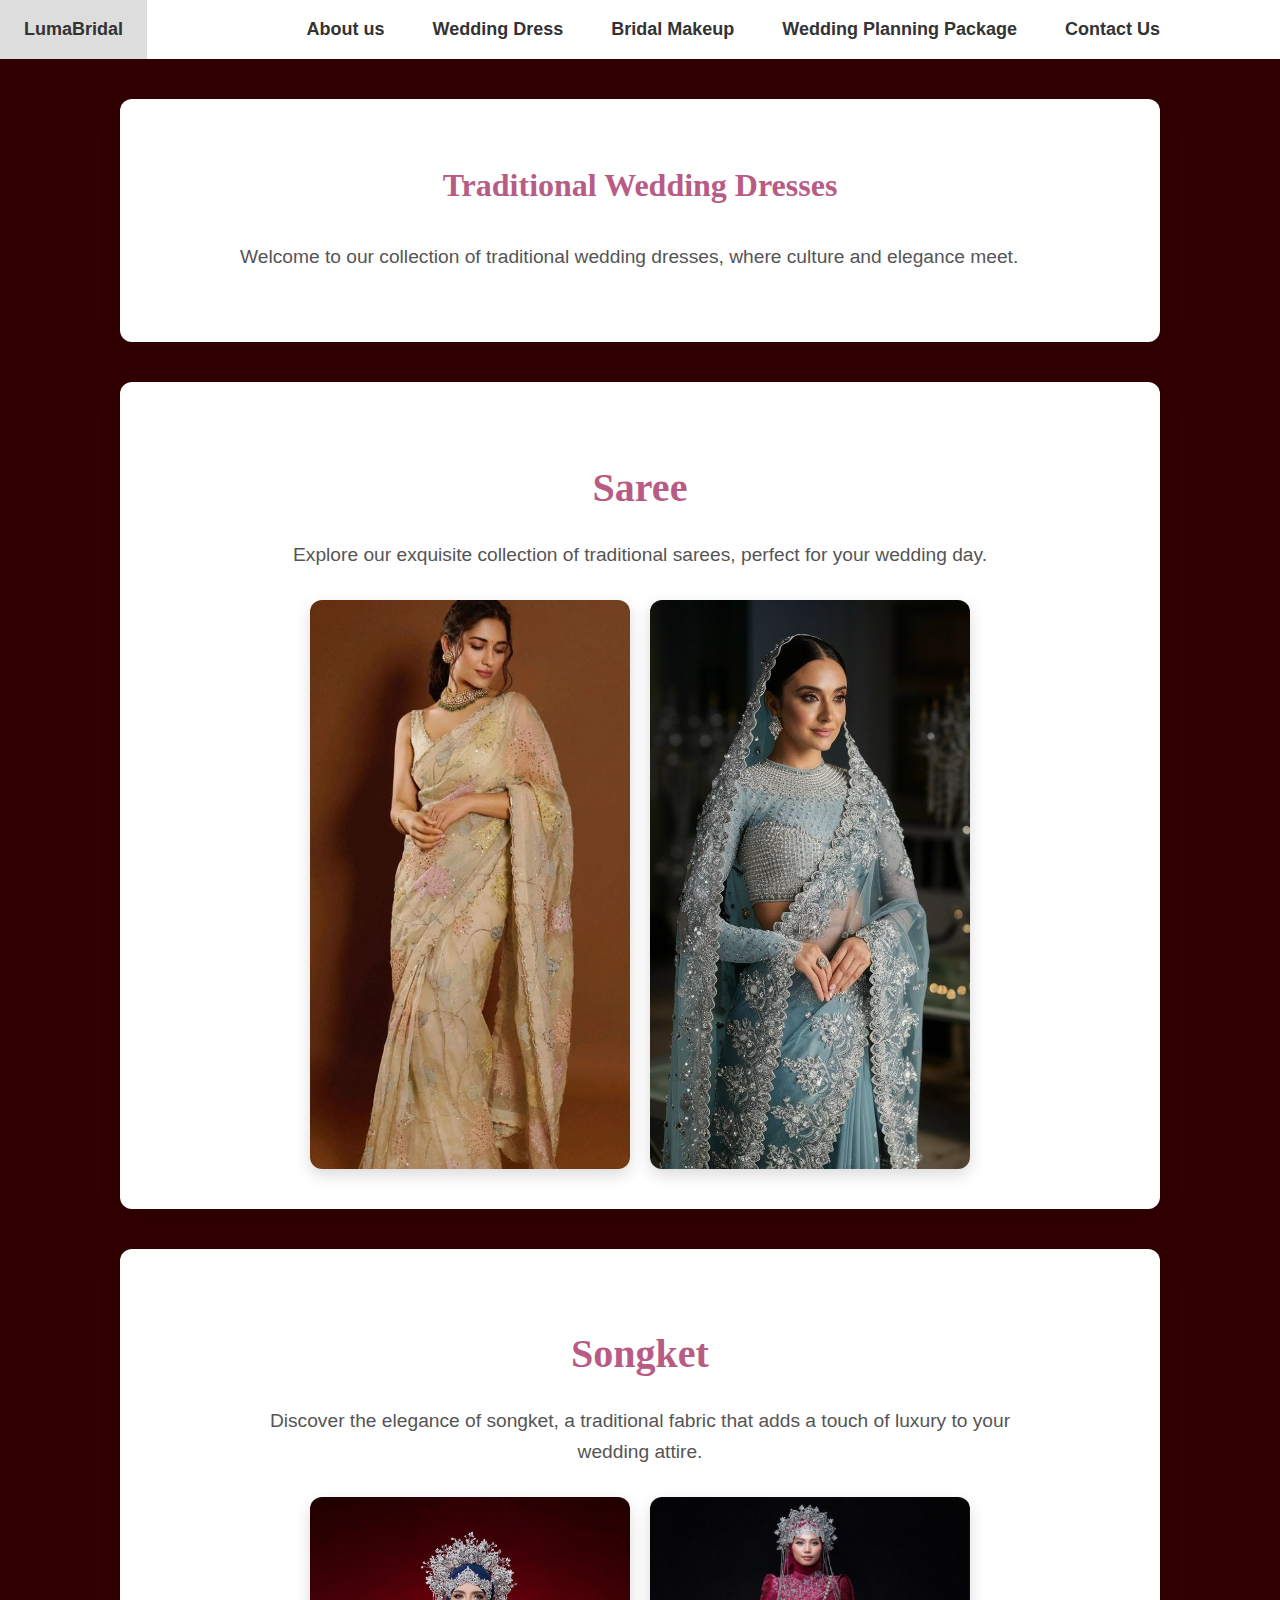
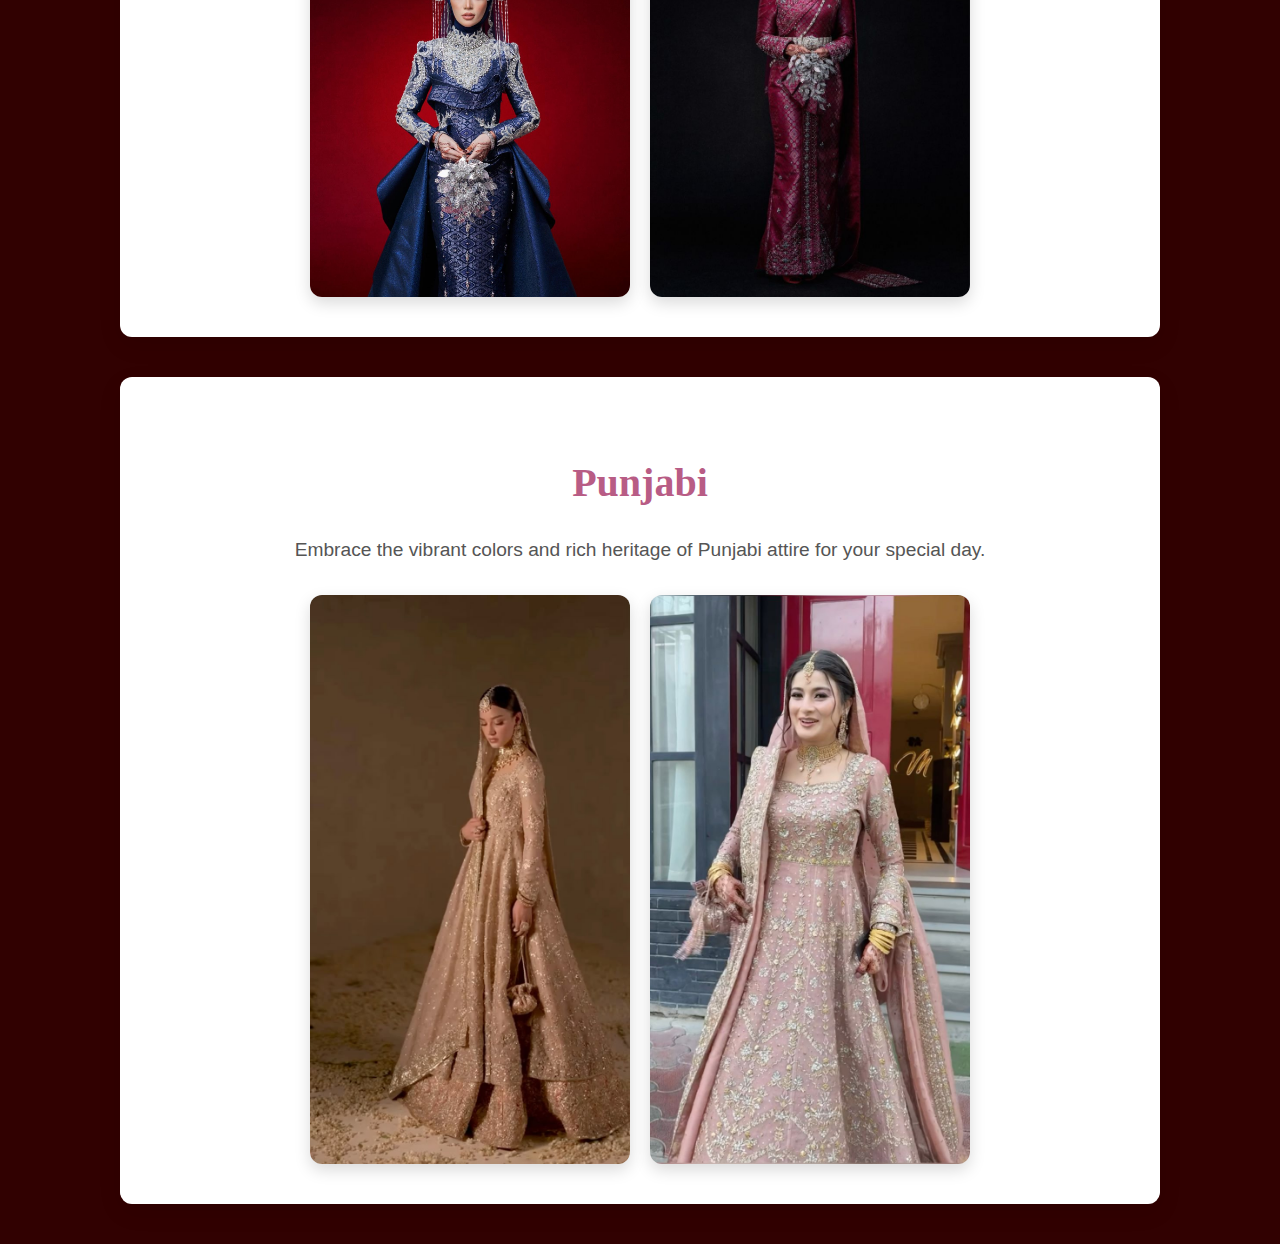
<file: pages/wedding-dress/traditional.html>
<!DOCTYPE html>
<html lang="en">

<head>
    <meta charset="UTF-8">
    <meta name="viewport" content="width=device-width, initial-scale=1.0">
    <link rel="stylesheet" href="/css/style.css">
    <title>LumaBridal</title>
</head>

<body>
    <header class="navbar">
        <nav>
            <ul>
                <li class="navbar-left"><a href="/index.html">LumaBridal</a></li>
                <li>
                    <a href="/pages/about.html">About us</a>
                </li>
                <li>
                    <p>Wedding Dress</p>
                    <ul>
                        <li>
                            <a href="/pages/wedding-dress/traditional.html">Traditional</a>
                            <ul>
                                <li><a href="/pages/wedding-dress/traditional.html#saree-section">Saree</a></li>
                                <li><a href="/pages/wedding-dress/traditional.html#songket-section">Songket</a></li>
                                <li><a href="/pages/wedding-dress/traditional.html#punjabi-section">Punjabi</a></li>
                            </ul>
                        </li>
                        <li>
                            <a href="/pages/wedding-dress/modern.html">Modern</a>
                            <ul>
                                <li><a href="/pages/wedding-dress/modern.html#white-dress-section">White Dress</a></li>
                                <li><a href="/pages/wedding-dress/modern.html#gown-section">Gown</a></li>
                            </ul>
                        </li>
                    </ul>
                </li>
                <li>
                    <a href="/pages/bridal-makeup.html">Bridal Makeup</a>
                </li>
                <li>
                    <p>Wedding Planning Package</p>
                    <ul>
                        <li>
                            <a href="/pages/wedding-planning-package/theme.html">Theme</a>
                            <ul>
                                <li><a href="/pages/wedding-planning-package/theme.html#fairytale-section">Fairytale</a></li>
                                <li><a href="/pages/wedding-planning-package/theme.html#garden-section">Garden</a></li>
                                <li><a href="/pages/wedding-planning-package/theme.html#bohemian-section">Bohemian</a></li>
                                <li><a href="/pages/wedding-planning-package/theme.html#modern-minimalist-section">Modern
                                        Minimalist</a></li>
                                <li><a href="/pages/wedding-planning-package/theme.html#bollywood-section">Bollywood</a></li>
                            </ul>
                        </li>
                        <li><a href="/pages/wedding-planning-package/wedding-dais.html">Wedding Dais</a></li>
                        <li><a href="/pages/wedding-planning-package/door-gift.html">Door Gift</a></li>
                        <li><a href="/pages/wedding-planning-package/wedding-card.html">Wedding Card</a></li>
                    </ul>
                </li>
                <li><a href="/pages/contact-us.html">Contact Us</a></li>
                <li></li>
                <li></li>
            </ul>
        </nav>
    </header>
    <section id="introduction">
        <h1>Traditional Wedding Dresses</h1>
        <p class="description">Welcome to our collection of traditional wedding dresses, where culture and elegance
            meet.</p>
    </section>
    <section id="saree-section">
        <div class="content-wrapper">
            <h2>Saree</h2>
            <p class="description">Explore our exquisite collection of traditional sarees, perfect for your wedding day.
            </p>
            <div class="image-gallery">
                <img src="/attachment/saree/SAREE-1.jpg" alt="Saree Style 1">
                <img src="/attachment/saree/SAREE-2.jpg" alt="Saree Style 2">
            </div>
        </div>
    </section>
    <section id="songket-section">
        <div class="content-wrapper">
            <h2>Songket</h2>
            <p class="description">Discover the elegance of songket, a traditional fabric that adds a touch of luxury to
                your wedding attire.
            </p>
            <div class="image-gallery">
                <img src="/attachment/songket/SONGKET-1.jpg" alt="Songket Style 1">
                <img src="/attachment/songket/SONGKET-2.jpg" alt="Songket Style 2">
            </div>
        </div>
    </section>
    <section id="punjabi-section">
        <div class="content-wrapper">
            <h2>Punjabi</h2>
            <p class="description">Embrace the vibrant colors and rich heritage of Punjabi attire for your special day.
            </p>
            <div class="image-gallery">
                <img src="/attachment/punjabi/PUNJABI-1.jpg" alt="Punjabi Style 1">
                <img src="/attachment/punjabi/PUNJABI-2.jpg" alt="Punjabi Style 2">
            </div>
        </div>
    </section>
</body>

</html>
</file>
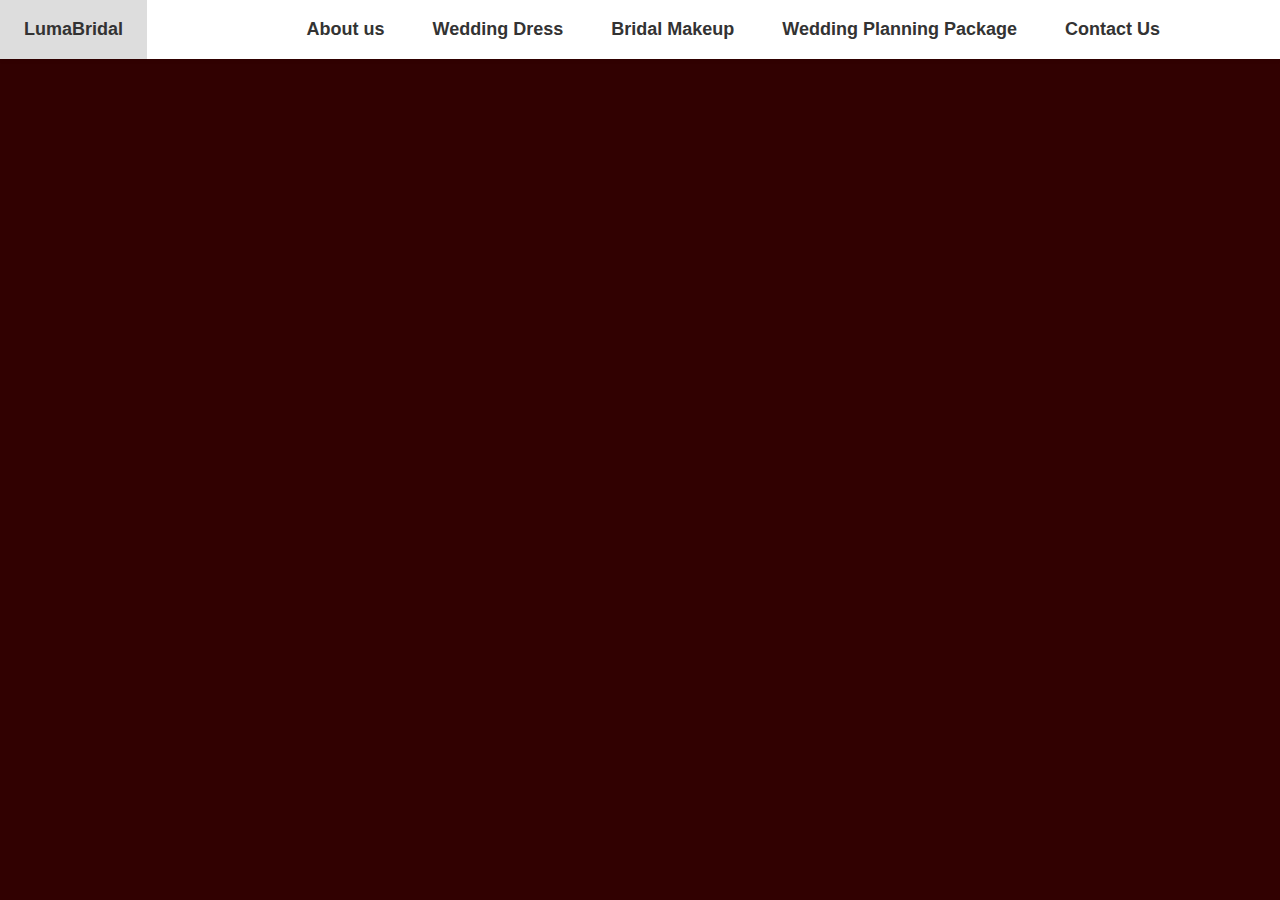
<file: pages/wedding-planning-package/door-gift.html>
<!DOCTYPE html>
<html lang="en">

<head>
    <meta charset="UTF-8">
    <meta name="viewport" content="width=device-width, initial-scale=1.0">
    <link rel="stylesheet" href="/css/style.css">
    <title>LumaBridal</title>
</head>

<body>
    <header>
        <nav>
            <ul>
                <li class="navbar-left"><a href="/index.html">LumaBridal</a></li>
                <li>
                    <a href="/pages/about.html">About us</a>
                </li>
                <li>
                    <p>Wedding Dress</p>
                    <ul>
                        <li>
                            <a href="/pages/wedding-dress/traditional.html">Traditional</a>
                            <ul>
                                <li><a href="/pages/wedding-dress/traditional.html#saree-section">Saree</a></li>
                                <li><a href="/pages/wedding-dress/traditional.html#songket-section">Songket</a></li>
                                <li><a href="/pages/wedding-dress/traditional.html#punjabi-section">Punjabi</a></li>
                            </ul>
                        </li>
                        <li>
                            <a href="/pages/wedding-dress/modern.html">Modern</a>
                            <ul>
                                <li><a href="/pages/wedding-dress/modern.html#white-dress-section">White Dress</a></li>
                                <li><a href="/pages/wedding-dress/modern.html#gown-section">Gown</a></li>
                            </ul>
                        </li>
                    </ul>
                </li>
                <li>
                    <p>Bridal Makeup</p>
                    <ul>
                        <li>
                            <a href="/pages/bridal-makeup.html#introduction">Makeup by Syed Mohamad Fahmi (Syedewa)</a>
                            <ul>
                                <li><a href="/pages/bridal-makeup.html#soft-glam-section">Soft Glam</a></li>
                                <li><a href="/pages/bridal-makeup.html#bold-glam-section">Bold Glam</a></li>
                                <li><a href="/pages/bridal-makeup.html#arabian-makeup-section">Arabian Makeup
                                        Look</a></li>
                                <li><a href="/pages/bridal-makeup.html#thai-makeup-section">Thai Makeup Look</a>
                                </li>
                                <li><a href="/pages/bridal-makeup.html#bronze-glow-section">Bronze Glow Look</a>
                                </li>
                            </ul>
                        </li>
                    </ul>
                </li>
                <li>
                    <p>Wedding Planning Package</p>
                    <ul>
                        <li>
                            <p>Theme</p>
                            <ul>
                                <li><a href="/pages/wedding-planning-package/theme/fairytale.html">Fairytale</a></li>
                                <li><a href="/pages/wedding-planning-package/theme/garden.html">Garden</a></li>
                                <li><a href="/pages/wedding-planning-package/theme/bohemian.html">Bohemian</a></li>
                                <li><a href="/pages/wedding-planning-package/theme/modern-minimalist.html">Modern
                                        Minimalist</a></li>
                                <li><a href="/pages/wedding-planning-package/theme/bollywood.html">Bollywood</a></li>
                            </ul>
                        </li>
                        <li><a href="/pages/wedding-planning-package/wedding-dais.html">Wedding Dais</a></li>
                        <li><a href="/pages/wedding-planning-package/door-gift.html">Door Gift</a></li>
                        <li><a href="/pages/wedding-planning-package/wedding-card.html">Wedding Card</a></li>
                    </ul>
                </li>
                <li><a href="/pages/contact-us.html">Contact Us</a></li>
                <li></li>
                <li></li>
            </ul>
        </nav>
    </header>
</body>

</html>
</file>
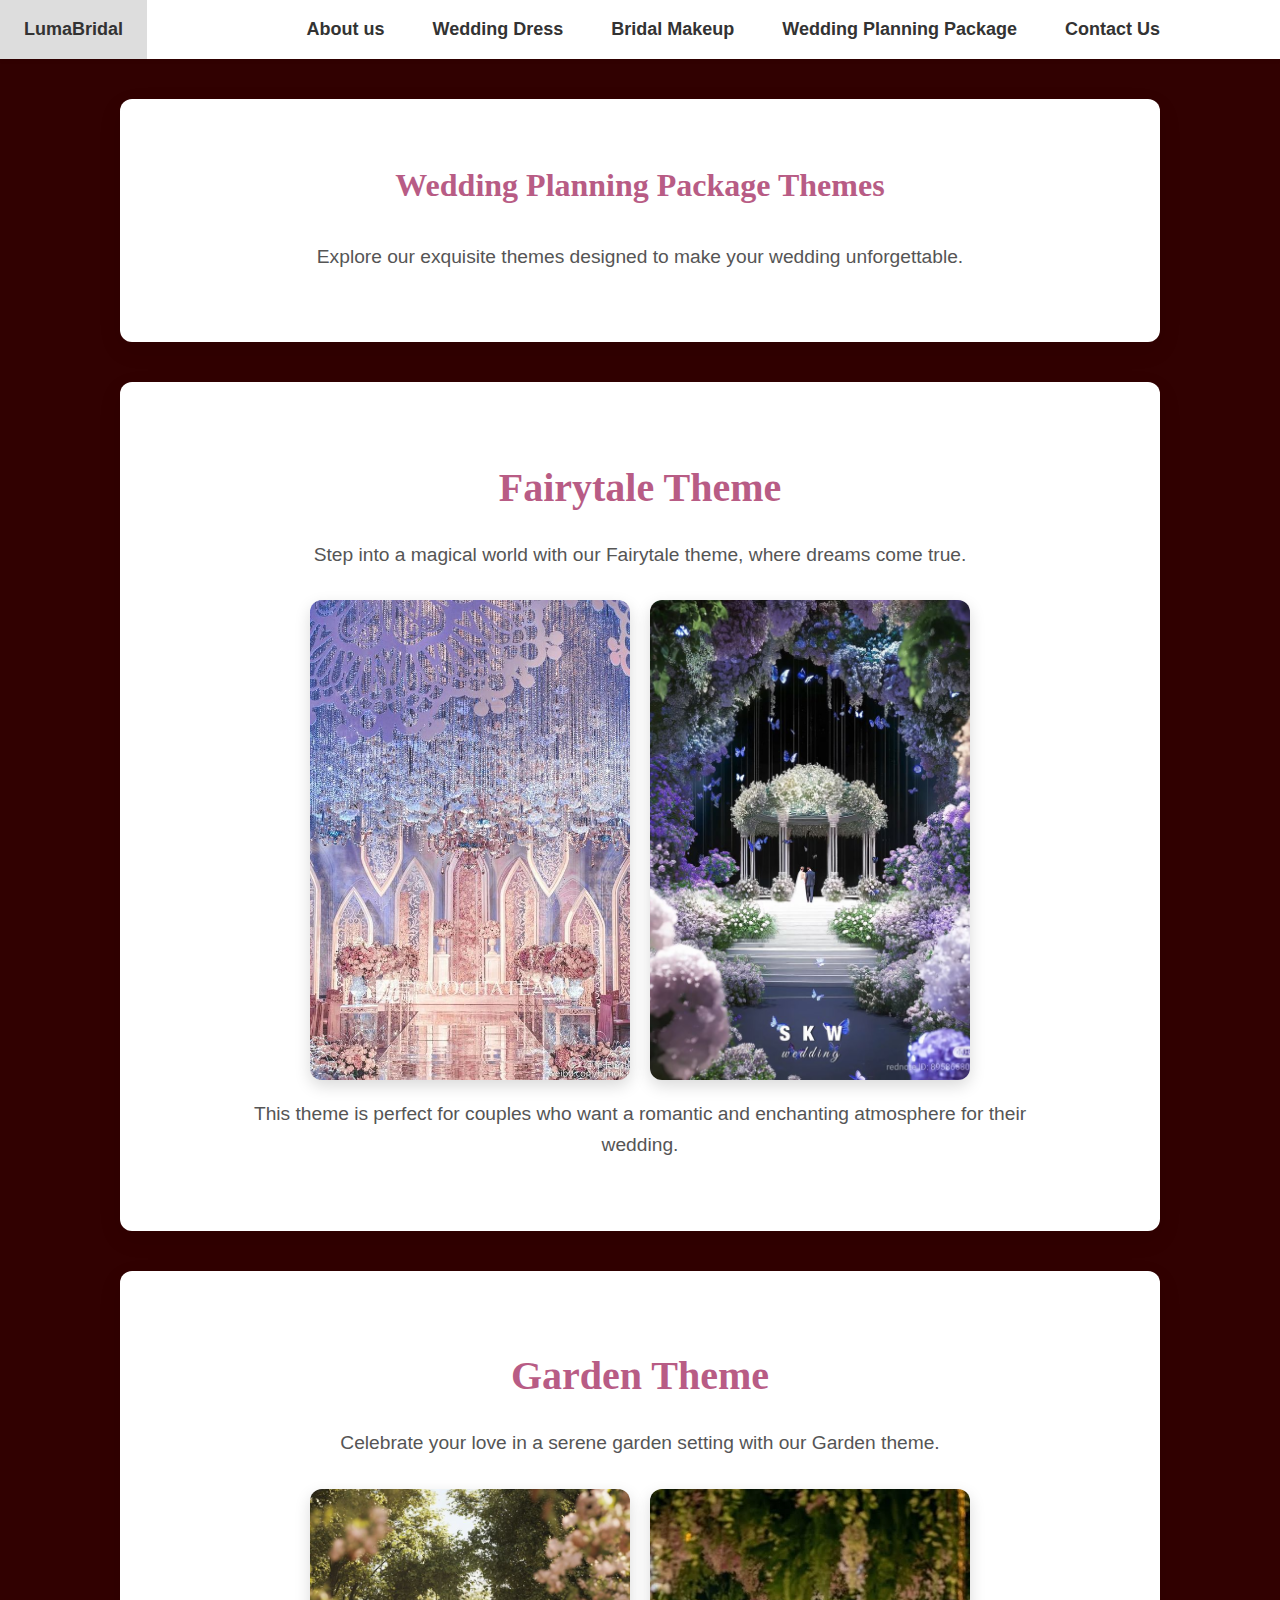
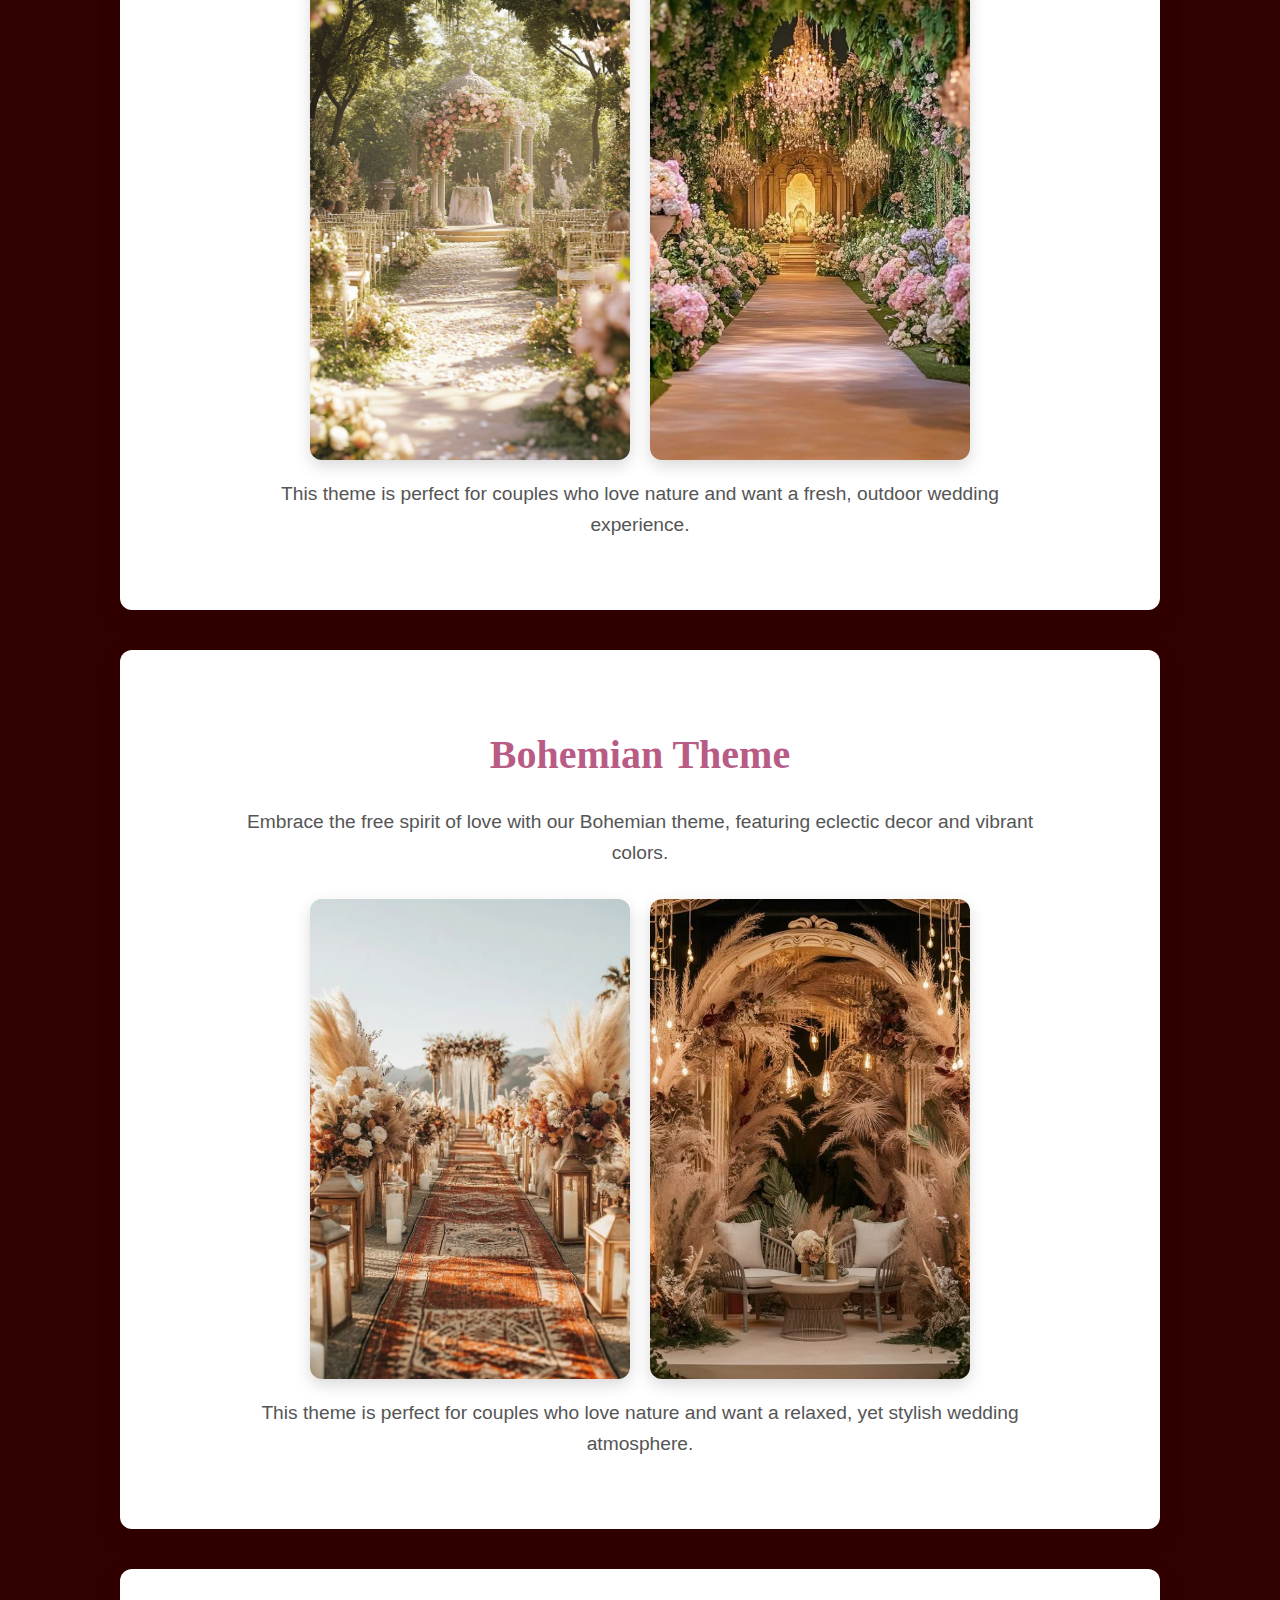
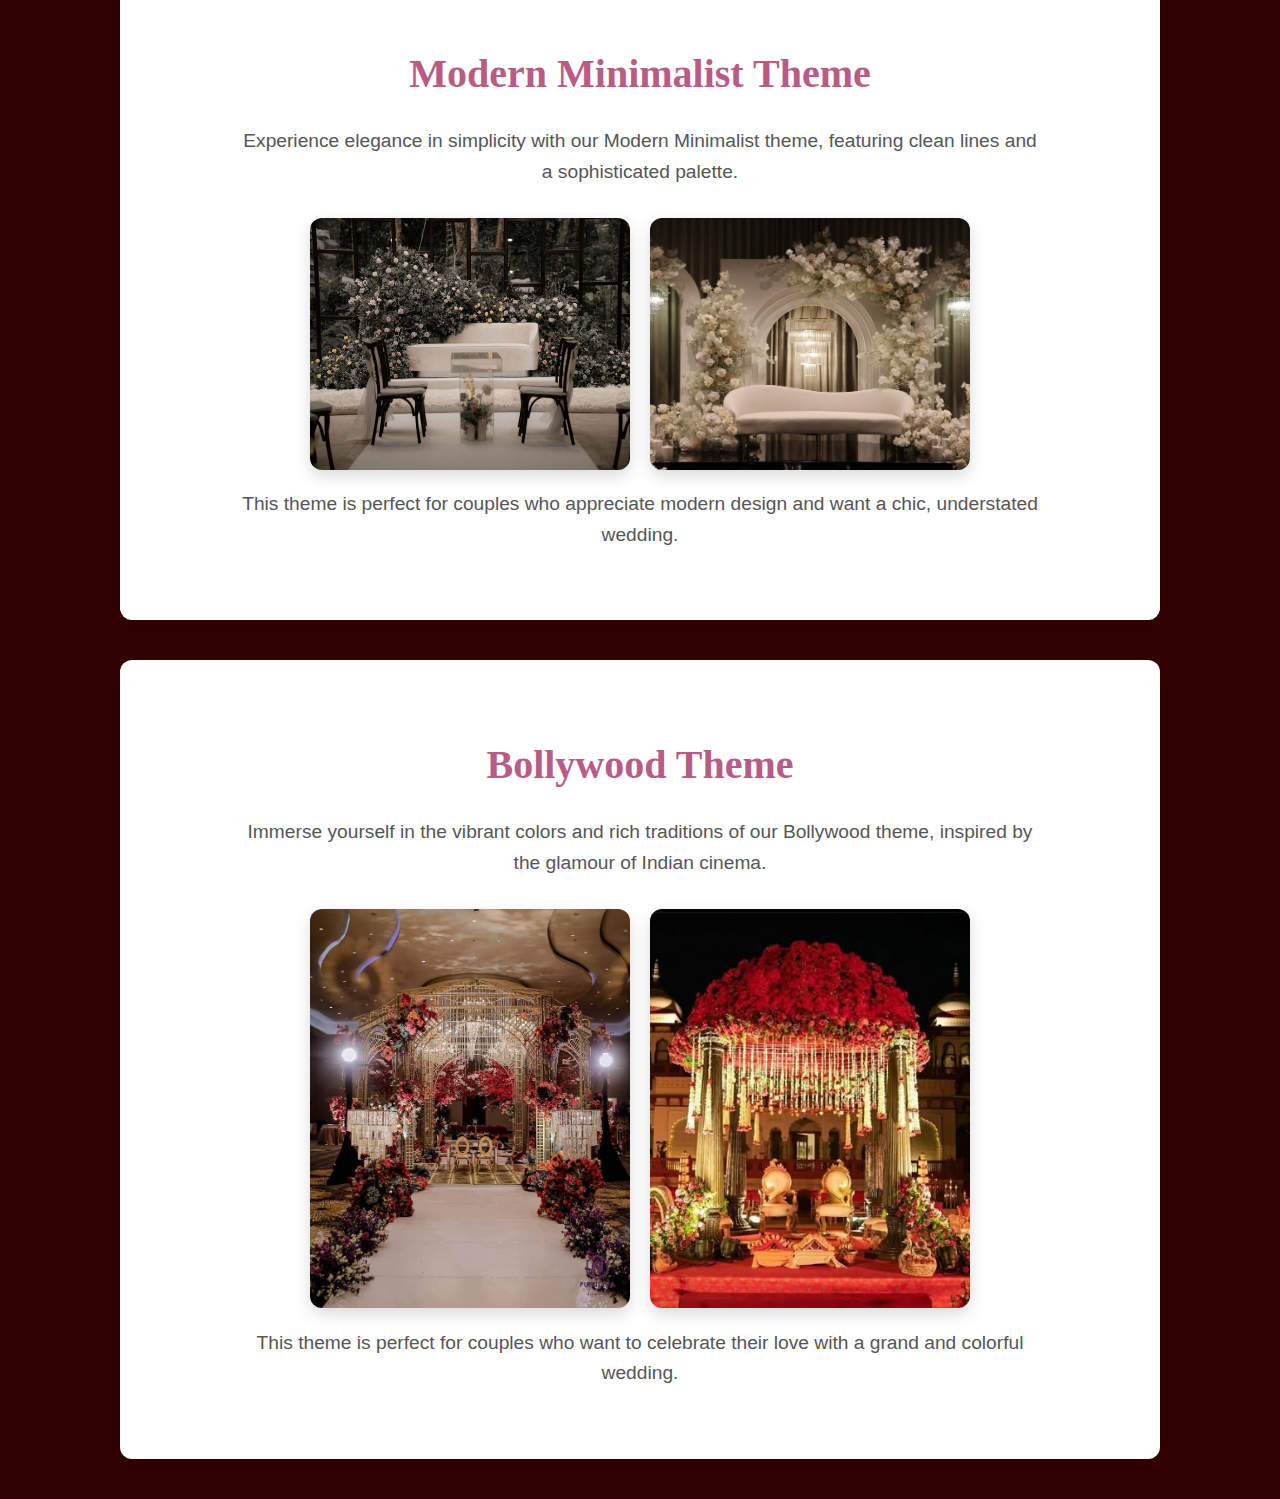
<file: pages/wedding-planning-package/theme.html>
<!DOCTYPE html>
<html lang="en">

<head>
    <meta charset="UTF-8">
    <meta name="viewport" content="width=device-width, initial-scale=1.0">
    <link rel="icon" type="image/x-icon" href="/attachment/Company-Logo.png">
    <link rel="stylesheet" href="/css/style.css">
    <title>LumaBridal</title>
</head>

<body>
    <header class="navbar">
        <nav>
            <ul>
                <li class="navbar-left"><a href="/index.html">LumaBridal</a></li>
                <li>
                    <a href="/pages/about.html">About us</a>
                </li>
                <li>
                    <p>Wedding Dress</p>
                    <ul>
                        <li>
                            <a href="/pages/wedding-dress/traditional.html">Traditional</a>
                            <ul>
                                <li><a href="/pages/wedding-dress/traditional.html#saree-section">Saree</a></li>
                                <li><a href="/pages/wedding-dress/traditional.html#songket-section">Songket</a></li>
                                <li><a href="/pages/wedding-dress/traditional.html#punjabi-section">Punjabi</a></li>
                            </ul>
                        </li>
                        <li>
                            <a href="/pages/wedding-dress/modern.html">Modern</a>
                            <ul>
                                <li><a href="/pages/wedding-dress/modern.html#white-dress-section">White Dress</a></li>
                                <li><a href="/pages/wedding-dress/modern.html#gown-section">Gown</a></li>
                            </ul>
                        </li>
                    </ul>
                </li>
                <li>
                    <a href="/pages/bridal-makeup.html">Bridal Makeup</a>
                </li>
                <li>
                    <p>Wedding Planning Package</p>
                    <ul>
                        <li>
                            <a href="/pages/wedding-planning-package/theme.html">Theme</a>
                            <ul>
                                <li><a href="/pages/wedding-planning-package/theme.html#fairytale-section">Fairytale</a>
                                </li>
                                <li><a href="/pages/wedding-planning-package/theme.html#garden-section">Garden</a></li>
                                <li><a href="/pages/wedding-planning-package/theme.html#bohemian-section">Bohemian</a>
                                </li>
                                <li><a href="/pages/wedding-planning-package/theme.html#modern-minimalist-section">Modern
                                        Minimalist</a></li>
                                <li><a href="/pages/wedding-planning-package/theme.html#bollywood-section">Bollywood</a>
                                </li>
                            </ul>
                        </li>
                        <li><a href="/pages/wedding-planning-package/wedding-dais.html">Wedding Dais</a></li>
                        <li><a href="/pages/wedding-planning-package/door-gift.html">Door Gift</a></li>
                        <li><a href="/pages/wedding-planning-package/wedding-card.html">Wedding Card</a></li>
                    </ul>
                </li>
                <li><a href="/pages/contact-us.html">Contact Us</a></li>
                <li></li>
                <li></li>
            </ul>
        </nav>
    </header>
    <section id="introduction">
        <h1>Wedding Planning Package Themes</h1>
        <p class="description" style="text-align: center;">Explore our exquisite themes designed to make your wedding
            unforgettable.</p>
    </section>
    <section id="fairytale-section">
        <div class="content-wrapper">
            <h2>Fairytale Theme</h2>
            <p class="description">Step into a magical world with our Fairytale theme, where dreams come true.</p>
            <div class="image-gallery">
                <img src="/attachment/fairytale/fairytale-theme-1.jpg" alt="Fairytale Theme Style 1">
                <img src="/attachment/fairytale/fairytale-theme-2.jpg" alt="Fairytale Theme Style 2">
            </div>
            <p class="description">This theme is perfect for couples who want a romantic and enchanting atmosphere for
                their
                wedding.</p>
        </div>
    </section>
    <section id="garden-section">
        <div class="content-wrapper">
            <h2>Garden Theme</h2>
            <p class="description">Celebrate your love in a serene garden setting with our Garden theme.</p>
            <div class="image-gallery">
                <img src="/attachment/garden/garden-theme-wedding-1.jpg" alt="Garden Theme Style 1">
                <img src="/attachment/garden/garden-theme-wedding-2.jpg" alt="Garden Theme Style 2">
            </div>
            <p class="description">This theme is perfect for couples who love nature and want a fresh, outdoor wedding
                experience.</p>
        </div>
    </section>
    <section id="bohemian-section">
        <div class="content-wrapper">
            <h2>Bohemian Theme</h2>
            <p class="description">Embrace the free spirit of love with our Bohemian theme, featuring eclectic decor and
                vibrant colors.</p>
            <div class="image-gallery">
                <img src="/attachment/bohemian/bohemian-theme-1.jpg" alt="Bohemian Theme Style 1">
                <img src="/attachment/bohemian/bohemian-theme-2.jpg" alt="Bohemian Theme Style 2">
            </div>
            <p class="description">This theme is perfect for couples who love nature and want a
                relaxed, yet stylish wedding atmosphere.</p>
        </div>
    </section>
    <section id="modern-minimalist-section">
        <div class="content-wrapper">
            <h2>Modern Minimalist Theme</h2>
            <p class="description">Experience elegance in simplicity with our Modern Minimalist theme, featuring clean
                lines and a sophisticated palette.</p>
            <div class="image-gallery">
                <img src="/attachment/modern-minimalist/modern-minimalist-theme-1.jpg"
                    alt="Modern Minimalist Theme Style 1">
                <img src="/attachment/modern-minimalist/modern-minimalist-theme-2.jpg"
                    alt="Modern Minimalist Theme Style 2">
            </div>
            <p class="description">This theme is perfect for couples who appreciate modern design and want a chic,
                understated wedding.</p>
        </div>
    </section>
    <section id="bollywood-section">
        <div class="content-wrapper">
            <h2>Bollywood Theme</h2>
            <p class="description">Immerse yourself in the vibrant colors and rich traditions of our Bollywood theme,
                inspired by the glamour of Indian cinema.</p>
            <div class="image-gallery">
                <img src="/attachment/bollywood/bollywood-theme-1.jpg" alt="Bollywood Theme Style 1">
                <img src="/attachment/bollywood/bollywood-theme-2.jpg" alt="Bollywood Theme Style 2">
            </div>
            <p class="description">This theme is perfect for couples who want to celebrate their love with a grand and
                colorful wedding.</p>
        </div>
    </section>

</body>

</html>
</file>
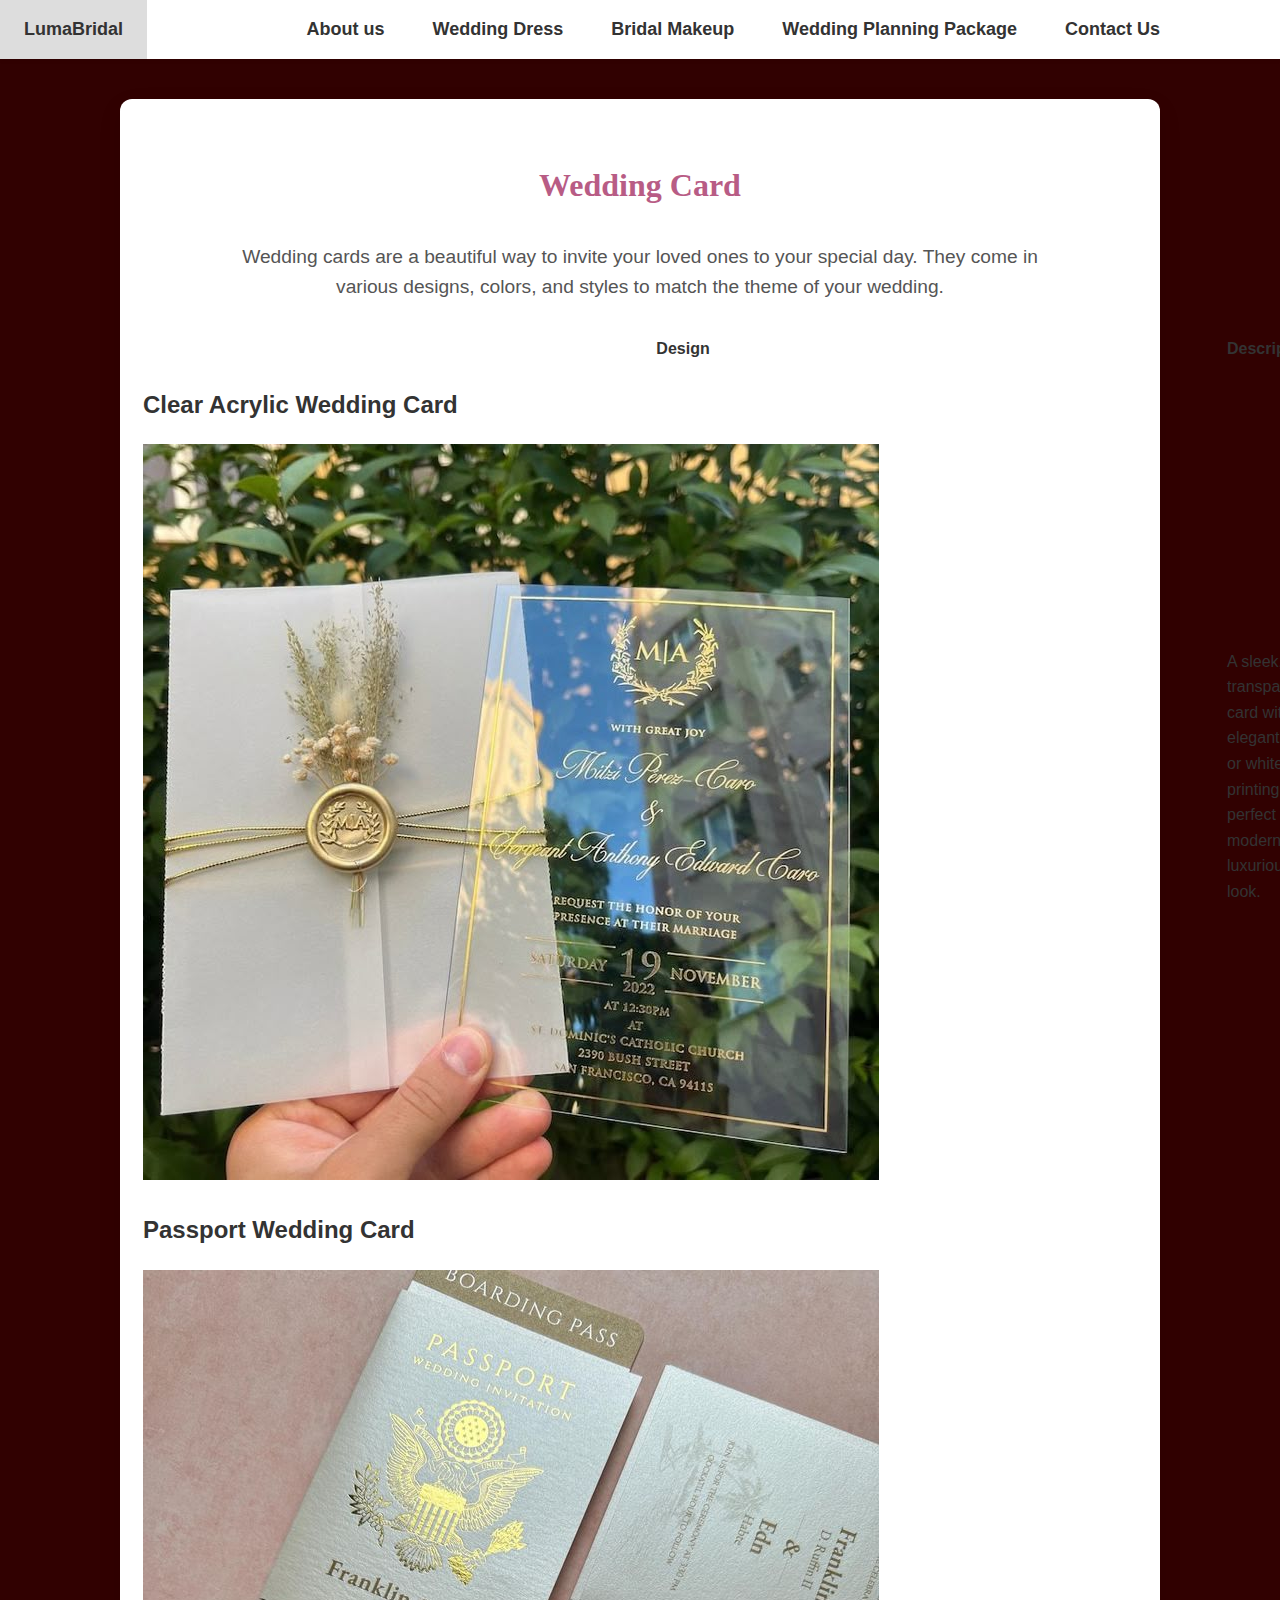
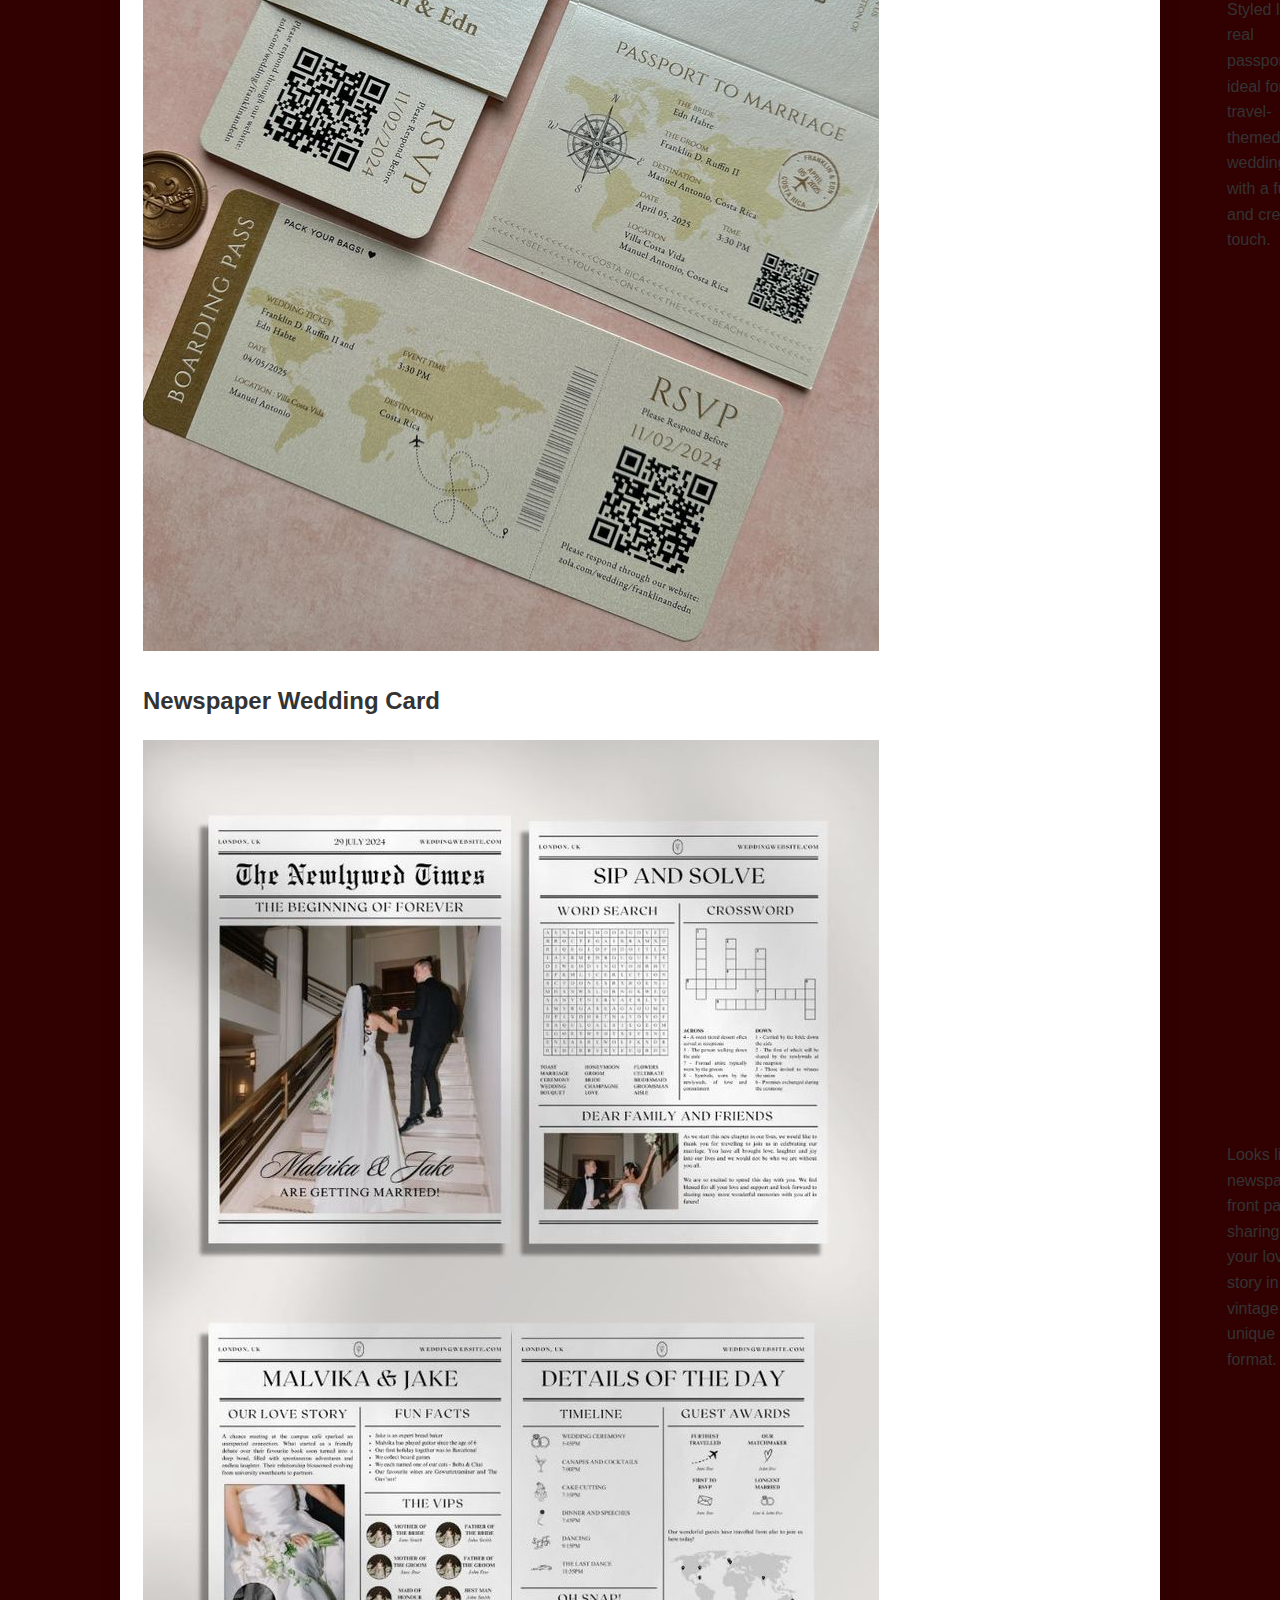
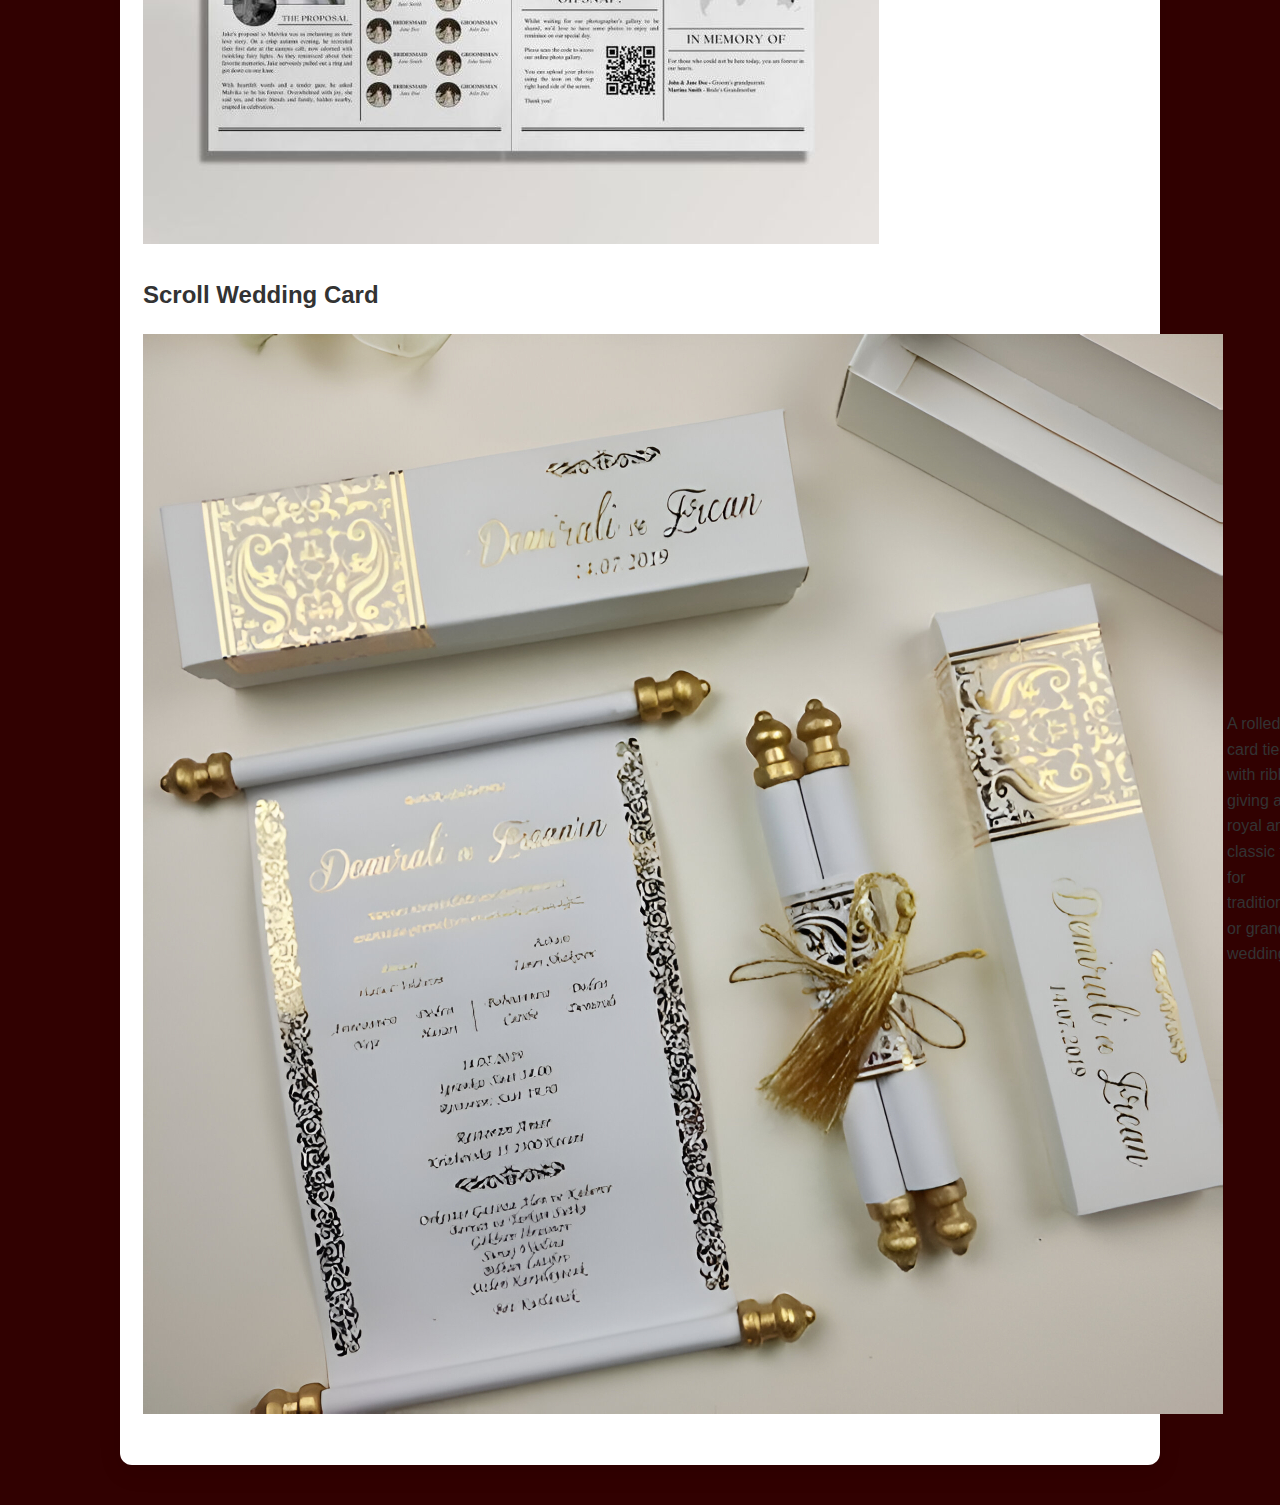
<file: pages/wedding-planning-package/wedding-card.html>
<!DOCTYPE html>
<html lang="en">

<head>
    <meta charset="UTF-8">
    <meta name="viewport" content="width=device-width, initial-scale=1.0">
    <link rel="icon" type="image/x-icon" href="/attachment/Company-Logo.png">
    <link rel="stylesheet" href="/css/style.css">
    <title>LumaBridal</title>
</head>

<body>
    <header class="navbar">
        <nav>
            <ul>
                <li class="navbar-left"><a href="/index.html">LumaBridal</a></li>
                <li>
                    <a href="/pages/about.html">About us</a>
                </li>
                <li>
                    <p>Wedding Dress</p>
                    <ul>
                        <li>
                            <a href="/pages/wedding-dress/traditional.html">Traditional</a>
                            <ul>
                                <li><a href="/pages/wedding-dress/traditional.html#saree-section">Saree</a></li>
                                <li><a href="/pages/wedding-dress/traditional.html#songket-section">Songket</a></li>
                                <li><a href="/pages/wedding-dress/traditional.html#punjabi-section">Punjabi</a></li>
                            </ul>
                        </li>
                        <li>
                            <a href="/pages/wedding-dress/modern.html">Modern</a>
                            <ul>
                                <li><a href="/pages/wedding-dress/modern.html#white-dress-section">White Dress</a></li>
                                <li><a href="/pages/wedding-dress/modern.html#gown-section">Gown</a></li>
                            </ul>
                        </li>
                    </ul>
                </li>
                <li>
                    <a href="/pages/bridal-makeup.html">Bridal Makeup</a>
                </li>
                <li>
                    <p>Wedding Planning Package</p>
                    <ul>
                        <li>
                            <a href="/pages/wedding-planning-package/theme.html">Theme</a>
                            <ul>
                                <li><a href="/pages/wedding-planning-package/theme.html#fairytale-section">Fairytale</a>
                                </li>
                                <li><a href="/pages/wedding-planning-package/theme.html#garden-section">Garden</a></li>
                                <li><a href="/pages/wedding-planning-package/theme.html#bohemian-section">Bohemian</a>
                                </li>
                                <li><a href="/pages/wedding-planning-package/theme.html#modern-minimalist-section">Modern
                                        Minimalist</a></li>
                                <li><a href="/pages/wedding-planning-package/theme.html#bollywood-section">Bollywood</a>
                                </li>
                            </ul>
                        </li>
                        <li><a href="/pages/wedding-planning-package/wedding-dais.html">Wedding Dais</a></li>
                        <li><a href="/pages/wedding-planning-package/door-gift.html">Door Gift</a></li>
                        <li><a href="/pages/wedding-planning-package/wedding-card.html">Wedding Card</a></li>
                    </ul>
                </li>
                <li><a href="/pages/contact-us.html">Contact Us</a></li>
                <li></li>
                <li></li>
            </ul>
        </nav>
    </header>
    <section id="introduction">
        <h1>Wedding Card</h1>
        <p class="description" style="text-align: center;">Wedding cards are a beautiful way to invite your loved ones to your special day. They come in various
            designs, colors, and styles to match the theme of your wedding.</p>
        <table>
            <!-- this is for column sizing -->
            <colgroup>
                <col style="width: 35%;">
                <col style="width: 45%;">
                <col style="width: 20%;">
            </colgroup>
            <!-- table header row -->
            <tr>
                <th>Design</th>
                <th>Description</th>
                <th>Price</th>
            </tr>
            <tr>
                <td>
                    <div class="card-preview floral-elegance">
                        <h2>Clear Acrylic Wedding Card</h2>
                        <img src="/attachment/wedding-card/Wedding-Card-1.jpg" alt="">
                    </div>
                </td>
                <td>A sleek, transparent card with elegant gold or white printing, perfect for a modern and luxurious
                    look.</td>
                <td>RM2.50 each</td>
            </tr>
            <tr>
                <td>
                    <div class="card-preview royal-gold">
                        <h2>Passport Wedding Card</h2>
                        <img src="/attachment/wedding-card/Wedding-Card-2.jpg" alt="">
                    </div>
                </td>
                <td>Styled like a real passport, ideal for travel-themed weddings with a fun and creative touch.</td>
                <td>RM3.00 each</td>
            </tr>
            <tr>
                <td>
                    <div class="card-preview rustic-charm">
                        <h2>Newspaper Wedding Card</h2>
                        <img src="/attachment/wedding-card/Wedding-Card-3.jpg" alt="">
                    </div>
                </td>
                <td>Looks like a newspaper front page, sharing your love story in a vintage and unique format.</td>
                <td>RM2.75 each</td>
            </tr>
            <tr>
                <td>
                    <div class="card-preview modern-minimalist">
                        <h2>Scroll Wedding Card</h2>
                        <img src="/attachment/wedding-card/Wedding-Card-4.jpg" alt="">
                    </div>
                </td>
                <td>A rolled-up card tied with ribbon, giving a royal and classic feel for traditional or grand
                    weddings.</td>
                <td>RM2.00 each</td>
            </tr>
        </table>
    </section>
    
</body>

</html>
</file>
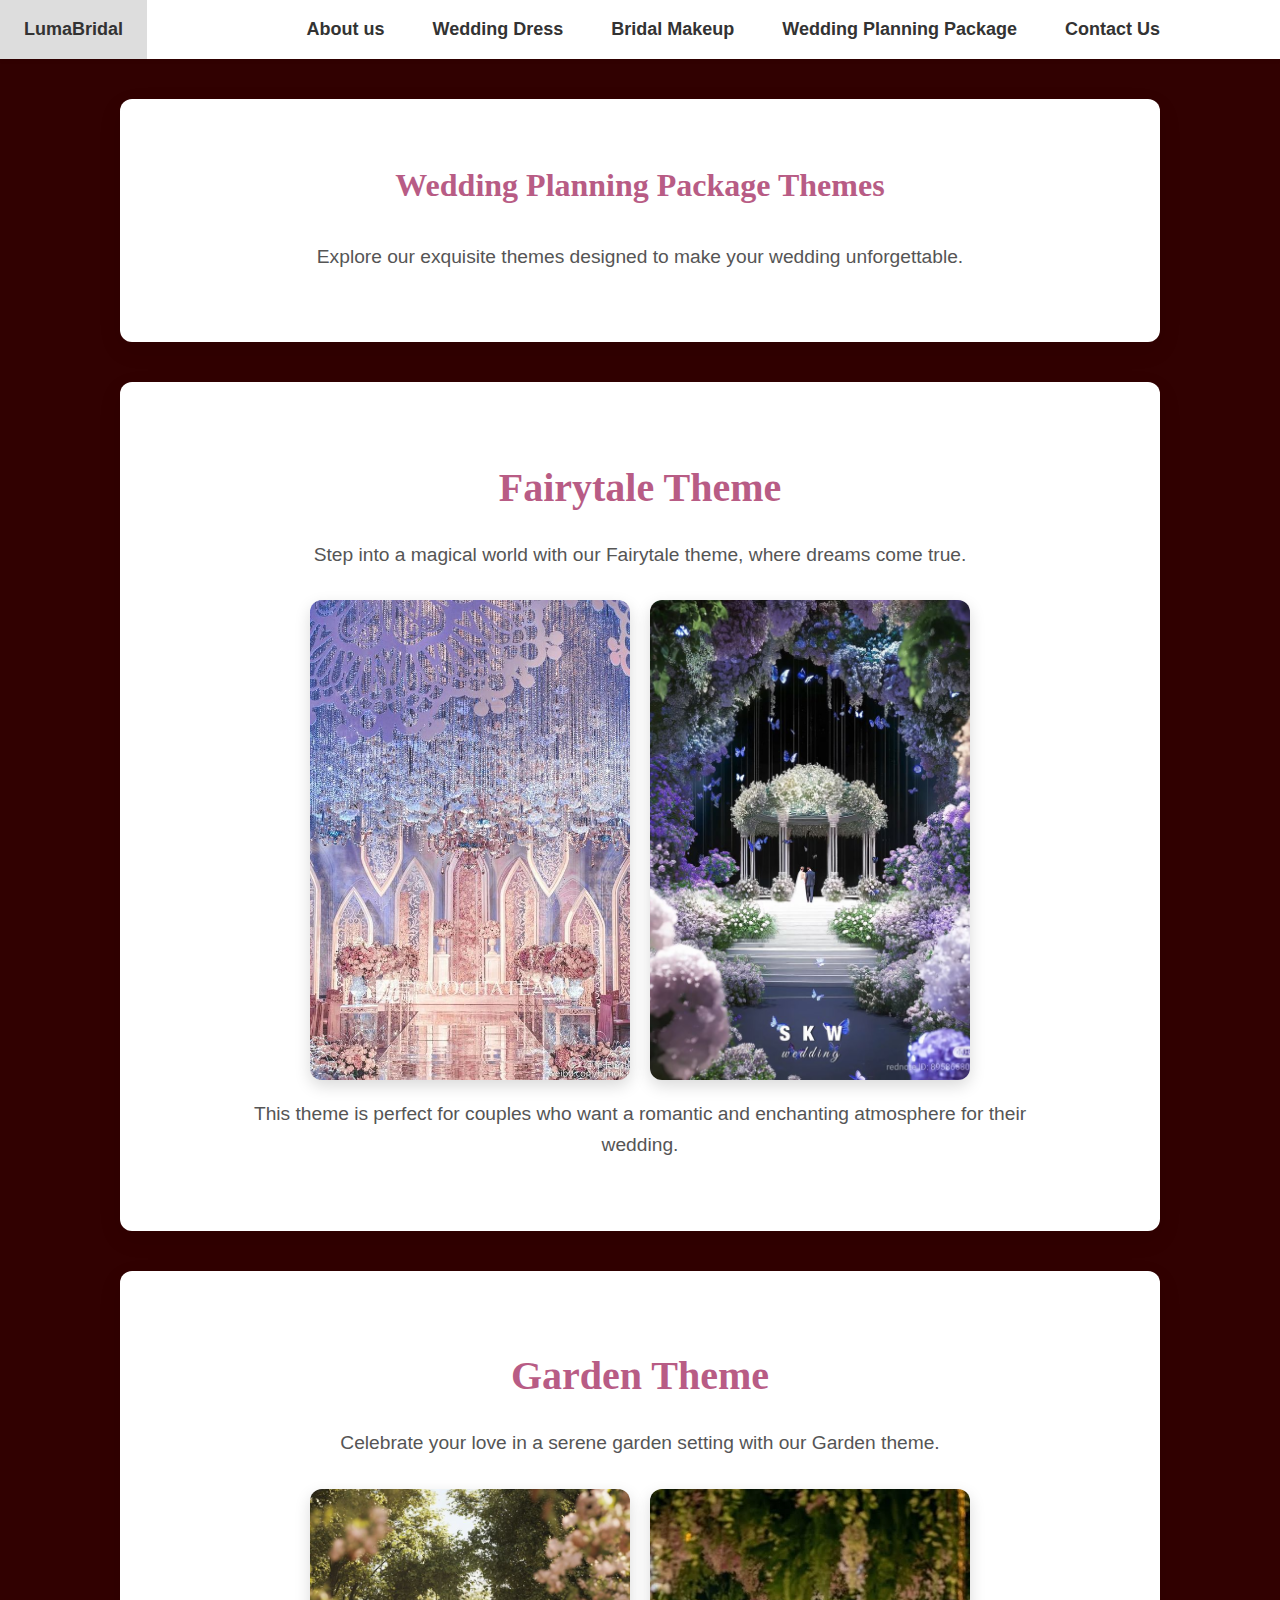
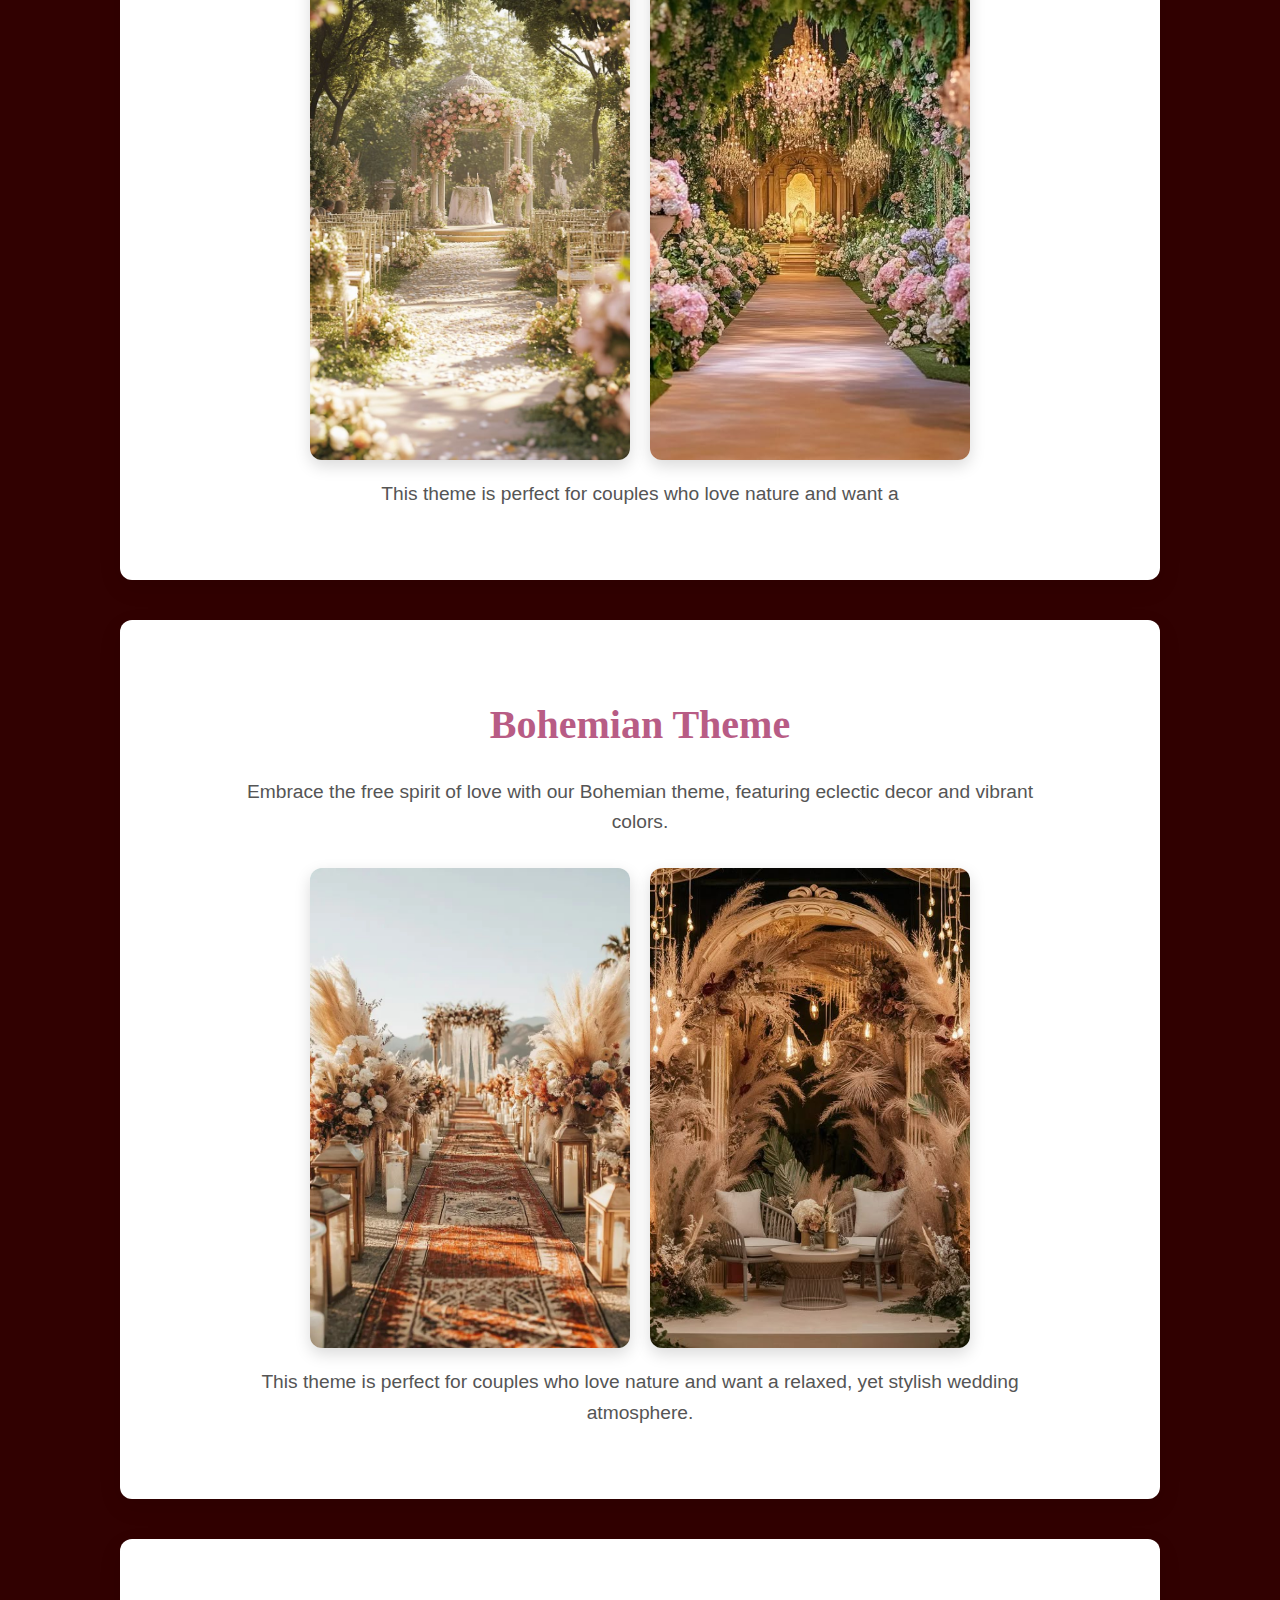
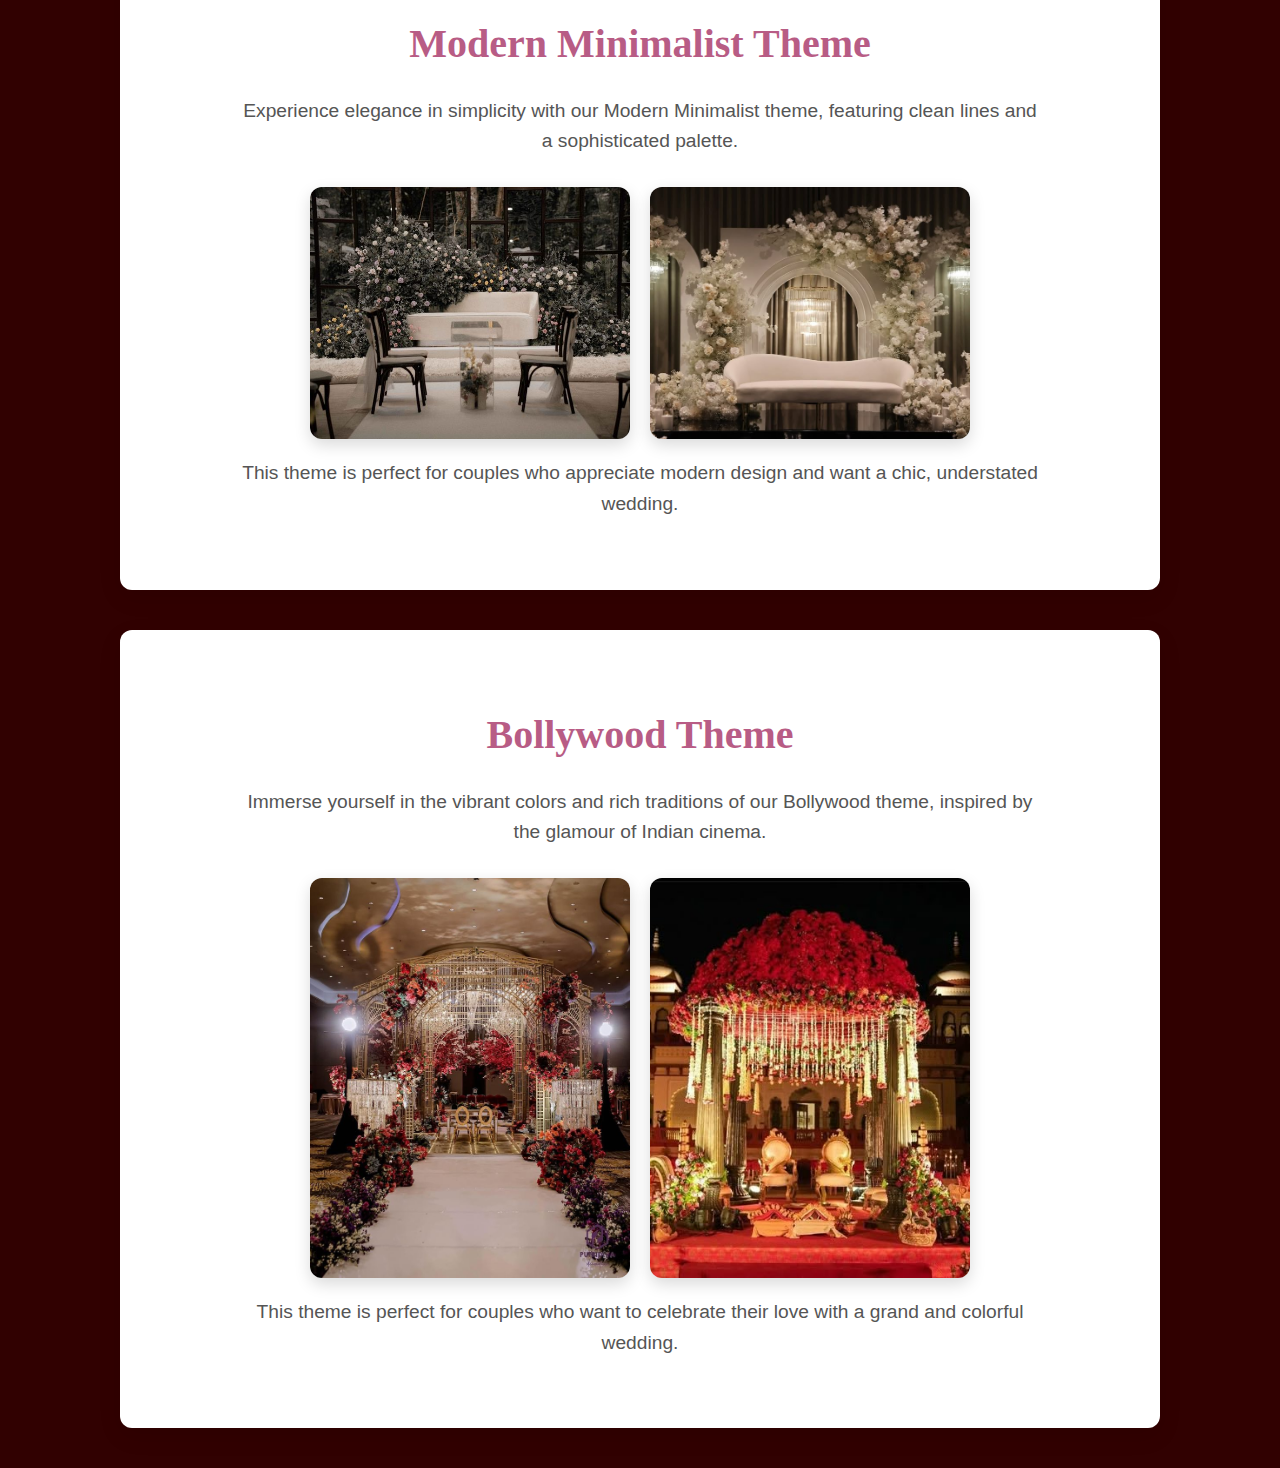
<file: pages/wedding-planning-package/wedding-dais.html>
<!DOCTYPE html>
<html lang="en">

<head>
    <meta charset="UTF-8">
    <meta name="viewport" content="width=device-width, initial-scale=1.0">
    <link rel="icon" type="image/x-icon" href="../../attachment/Company-Logo.png">
    <link rel="stylesheet" href="../../css/style.css">
    <title>LumaBridal</title>
</head>

<body>
    <header class="navbar">
        <nav>
            <ul>
                <li class="navbar-left"><a href="../../index.html">LumaBridal</a></li>
                <li>
                    <a href="../../pages/about.html">About us</a>
                </li>
                <li>
                    <p>Wedding Dress</p>
                    <ul>
                        <li>
                            <a href="../../pages/wedding-dress/traditional.html">Traditional</a>
                            <ul>
                                <li><a href="../../pages/wedding-dress/traditional.html#saree-section">Saree</a></li>
                                <li><a href="../../pages/wedding-dress/traditional.html#songket-section">Songket</a></li>
                                <li><a href="../../pages/wedding-dress/traditional.html#punjabi-section">Punjabi</a></li>
                            </ul>
                        </li>
                        <li>
                            <a href="../../pages/wedding-dress/modern.html">Modern</a>
                            <ul>
                                <li><a href="../../pages/wedding-dress/modern.html#white-dress-section">White Dress</a></li>
                                <li><a href="../../pages/wedding-dress/modern.html#gown-section">Gown</a></li>
                            </ul>
                        </li>
                    </ul>
                </li>
                <li>
                    <a href="../../pages/bridal-makeup.html">Bridal Makeup</a>
                </li>
                <li>
                    <p>Wedding Planning Package</p>
                    <ul>
                        <li>
                            <a href="../../pages/wedding-planning-package/theme.html">Theme</a>
                            <ul>
                                <li><a href="../../pages/wedding-planning-package/theme.html#fairytale-section">Fairytale</a>
                                </li>
                                <li><a href="../../pages/wedding-planning-package/theme.html#garden-section">Garden</a></li>
                                <li><a href="../../pages/wedding-planning-package/theme.html#bohemian-section">Bohemian</a>
                                </li>
                                <li><a href="../../pages/wedding-planning-package/theme.html#modern-minimalist-section">Modern
                                        Minimalist</a></li>
                                <li><a href="../../pages/wedding-planning-package/theme.html#bollywood-section">Bollywood</a>
                                </li>
                            </ul>
                        </li>
                        <li><a href="../../pages/wedding-planning-package/wedding-dais.html">Wedding Dais</a></li>
                        <li><a href="../../pages/wedding-planning-package/door-gift.html">Door Gift</a></li>
                        <li><a href="../../pages/wedding-planning-package/wedding-card.html">Wedding Card</a></li>
                    </ul>
                </li>
                <li><a href="../../pages/contact-us.html">Contact Us</a></li>
                <li></li>
                <li></li>
            </ul>
        </nav>
    </header>
    <section id="introduction">
        <h1>Wedding Planning Package Themes</h1>
        <p class="description" style="text-align: center;">Explore our exquisite themes designed to make your wedding
            unforgettable.</p>
    </section>
    <section id="fairytale-section">
        <div class="content-wrapper">
            <h2>Fairytale Theme</h2>
            <p class="description">Step into a magical world with our Fairytale theme, where dreams come true.</p>
            <div class="image-gallery">
                <img src="../../attachment/fairytale/fairytale-theme-1.jpg" alt="Fairytale Theme Style 1">
                <img src="../../attachment/fairytale/fairytale-theme-2.jpg" alt="Fairytale Theme Style 2">
            </div>
            <p class="description">This theme is perfect for couples who want a romantic and enchanting atmosphere for
                their
                wedding.</p>
        </div>
    </section>
    <section id="garden-section">
        <div class="content-wrapper">
            <h2>Garden Theme</h2>
            <p class="description">Celebrate your love in a serene garden setting with our Garden theme.</p>
            <div class="image-gallery">
                <img src="../../attachment/garden/garden-theme-wedding-1.jpg" alt="Garden Theme Style 1">
                <img src="../../attachment/garden/garden-theme-wedding-2.jpg" alt="Garden Theme Style 2">
            </div>
            <p class="description">This theme is perfect for couples who love nature and want a
        </div>
    </section>
    <section id="bohemian-section">
        <div class="content-wrapper">
            <h2>Bohemian Theme</h2>
            <p class="description">Embrace the free spirit of love with our Bohemian theme, featuring eclectic decor and
                vibrant colors.</p>
            <div class="image-gallery">
                <img src="../../attachment/bohemian/bohemian-theme-1.jpg" alt="Bohemian Theme Style 1">
                <img src="../../attachment/bohemian/bohemian-theme-2.jpg" alt="Bohemian Theme Style 2">
            </div>
            <p class="description">This theme is perfect for couples who love nature and want a
                relaxed, yet stylish wedding atmosphere.</p>
        </div>
    </section>
    <section id="modern-minimalist-section">
        <div class="content-wrapper">
            <h2>Modern Minimalist Theme</h2>
            <p class="description">Experience elegance in simplicity with our Modern Minimalist theme, featuring clean
                lines and a sophisticated palette.</p>
            <div class="image-gallery">
                <img src="../../attachment/modern-minimalist/modern-minimalist-theme-1.jpg"
                    alt="Modern Minimalist Theme Style 1">
                <img src="../../attachment/modern-minimalist/modern-minimalist-theme-2.jpg"
                    alt="Modern Minimalist Theme Style 2">
            </div>
            <p class="description">This theme is perfect for couples who appreciate modern design and want a chic,
                understated wedding.</p>
        </div>
    </section>
    <section id="bollywood-section">
        <div class="content-wrapper">
            <h2>Bollywood Theme</h2>
            <p class="description">Immerse yourself in the vibrant colors and rich traditions of our Bollywood theme,
                inspired by the glamour of Indian cinema.</p>
            <div class="image-gallery">
                <img src="../../attachment/bollywood/bollywood-theme-1.jpg" alt="Bollywood Theme Style 1">
                <img src="../../attachment/bollywood/bollywood-theme-2.jpg" alt="Bollywood Theme Style 2">
            </div>
            <p class="description">This theme is perfect for couples who want to celebrate their love with a grand and
                colorful wedding.</p>
        </div>
    </section>

</body>

</html>
</file>
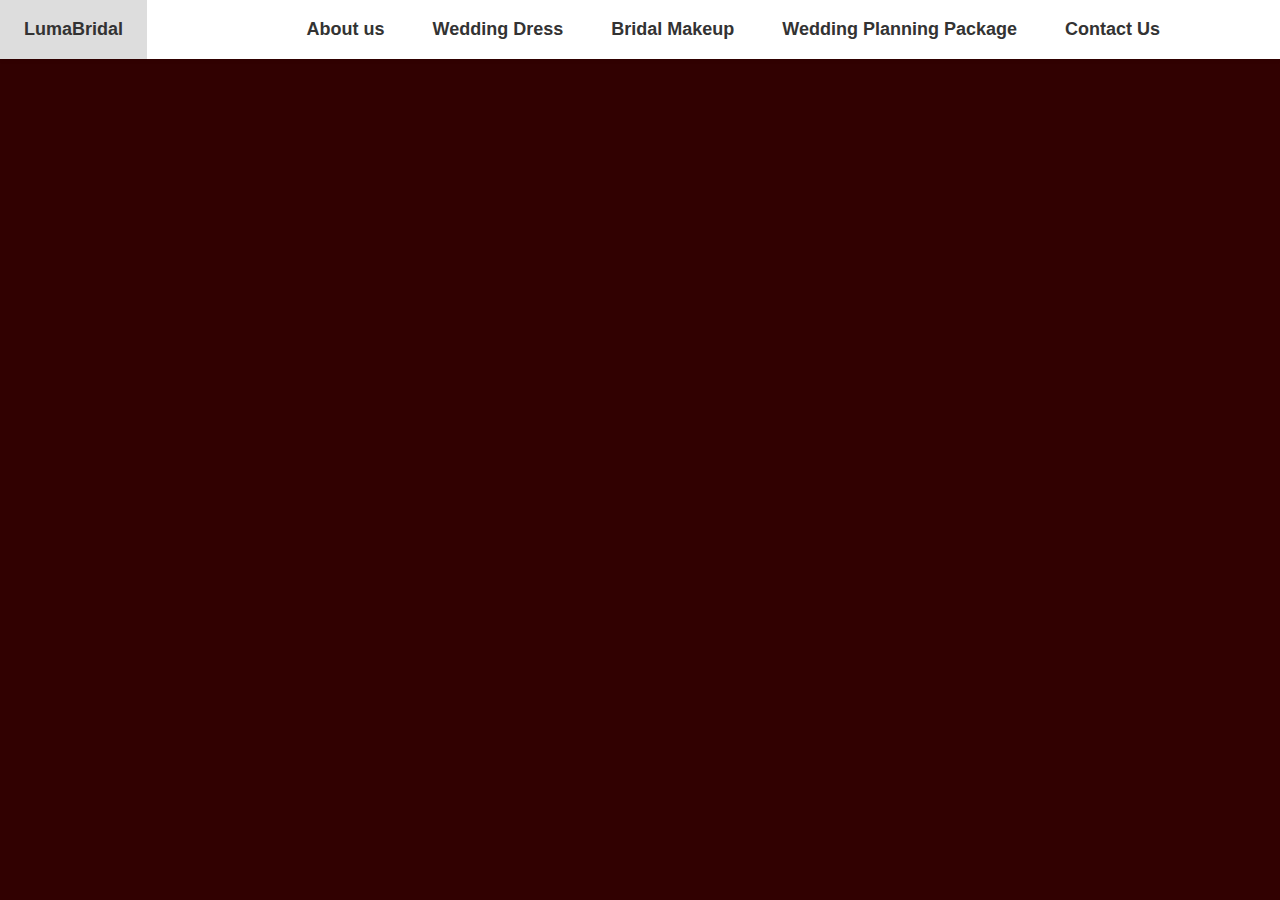
<file: pages/wedding-dress/modern/gown.html>
<!DOCTYPE html>
<html lang="en">

<head>
    <meta charset="UTF-8">
    <meta name="viewport" content="width=device-width, initial-scale=1.0">
    <link rel="stylesheet" href="/css/style.css">
    <title>LumaBridal</title>
</head>

<body>
    <header>
        <nav>
            <ul>
                <li class="navbar-left"><a href="/index.html">LumaBridal</a></li>
                <li>
                    <a href="/pages/about.html">About us</a></li>
                <li>
                    <p>Wedding Dress</p>
                    <ul>
                        <li>
                            <p>Traditional</p>
                            <ul>
                                <li><a href="/pages/wedding-dress/traditional/saree.html">Saree</a></li>
                                <li><a href="/pages/wedding-dress/traditional/songket.html">Songket</a></li>
                                <li><a href="/pages/wedding-dress/traditional/punjabi.html">Punjabi</a></li>
                            </ul>
                        </li>
                        <li>
                            <p>Modern</p>
                            <ul>
                                <li><a href="/pages/wedding-dress/modern/white-dress.html">White Dress</a></li>
                                <li><a href="/pages//wedding-dress/modern/gown.html">Gown</a></li>
                            </ul>
                        </li>
                    </ul>
                </li>
                <li>
                    <p>Bridal Makeup</p>
                    <ul>
                        <li>
                            <p>Makeup by Syed Mohamad Fahmi (Syedewa)</p>
                            <ul>
                                <li><a href="/pages/bridal-makeup/syadewa/soft-glam.html">Soft Glam</a></li>
                                <li><a href="/pages/bridal-makeup/syadewa/bold-glam.html">Bold Glam</a></li>
                                <li><a href="/pages/bridal-makeup/syadewa/arabian-makeup-look.html">Arabian Makeup Look</a></li>
                                <li><a href="/pages/bridal-makeup/syadewa/thai-makeup-look.html">Thai Makeup Look</a></li>
                                <li><a href="/pages/bridal-makeup/syadewa/bronze-glow-look.html">Bronze Glow Look</a></li>
                            </ul>
                        </li>
                    </ul>
                </li>
                <li>
                    <p>Wedding Planning Package</p>
                    <ul>
                        <li>
                            <p>Theme</p>
                            <ul>
                                <li><a href="/pages/wedding-planning-package/theme/fairytale.html">Fairytale</a></li>
                                <li><a href="/pages/wedding-planning-package/theme/garden.html">Garden</a></li>
                                <li><a href="/pages/wedding-planning-package/theme/bohemian.html">Bohemian</a></li>
                                <li><a href="/pages/wedding-planning-package/theme/modern-minimalist.html">Modern Minimalist</a></li>
                                <li><a href="/pages/wedding-planning-package/theme/bollywood.html">Bollywood</a></li>
                            </ul>
                        </li>
                        <li><a href="/pages/wedding-planning-package/wedding-dais.html">Wedding Dais</a></li>
                        <li><a href="/pages/wedding-planning-package/door-gift.html">Door Gift</a></li>
                        <li><a href="/pages/wedding-planning-package/wedding-card.html">Wedding Card</a></li>
                    </ul>
                </li>
                <li><a href="/pages/contact-us.html">Contact Us</a></li>
                <li></li>
                <li></li>
            </ul>
        </nav>
    </header>
</body>

</html>
</file>
<file: css/style.css>
body {
  font-family: "Segoe UI", Tahoma, Geneva, Verdana, sans-serif;
  background: #310101;
  color: #333;
  margin: 0;
  padding: 0;
  line-height: 1.6;
}

header {
  background: #fff;
  box-shadow: 0 2px 4px rgba(0, 0, 0, 0.05);
}

nav ul {
  list-style: none;
  margin: 0;
  padding: 0;
  display: flex;
  align-items: center;
  background: #fff;
}

.navbar-left {
  margin-right: auto;
}
nav > ul > li {
  position: relative;
}

nav ul li {
  padding: 1em 1.5em;
}

/* standardize p and a*/
nav ul li a,
nav ul li p {
  text-decoration: none;
  color: #333;
  font-weight: bold;
  font-size: 18px;
  padding: 0;
  margin: 0;
  display: block;
  line-height: 1.5;
  cursor: pointer;
}

nav ul li:hover > ul {
  display: block;
}

nav ul ul {
  display: none;
  position: absolute;
  left: 0;
  left: 0;
  top: 100%;
  top: 100%;
  background: #fff;
  min-width: 220px;
  box-shadow: 0 2px 8px rgba(0, 0, 0, 0.08);
  z-index: 100; /* Letak sublis over parent list */
}

nav ul ul li {
  padding: 0.8em 1.2em;
  white-space: nowrap;
}

nav ul ul ul {
  left: 100%;
  top: 0;
  top: 0;
}

nav ul li:hover {
  background-color: #ddd;
}

section {
  padding: 40px 20px;
  margin: 40px auto;
  max-width: 1000px;
  background-color: #ffffff;
  border-radius: 12px;
  box-shadow: 0 8px 24px rgba(0, 0, 0, 0.08);
  transition: transform 0.3s ease, box-shadow 0.3s ease;
}

section:hover {
  transform: translateY(-4px);
  box-shadow: 0 12px 30px rgba(0, 0, 0, 0.12);
}

#introduction {
  padding: 40px 20px;
  margin: 40px auto;
  max-width: 1000px;
  background-color: #ffffff;
  border-radius: 12px;
  box-shadow: 0 8px 24px rgba(0, 0, 0, 0.08);
}

#introduction h1 {
  text-align: center;
  font-size: 2em;
  color: #b85c85;
  margin-bottom: 30px;
  font-family: "Georgia", serif;
}

.image-gallery {
  display: flex;
  justify-content: center;
  flex-wrap: wrap;
  gap: 20px;
}

.image-gallery img {
  width: 100%;
  max-width: 320px;
  border-radius: 12px;
  object-fit: cover;
  box-shadow: 0 6px 16px rgba(0, 0, 0, 0.15);
  transition: transform 0.3s ease, box-shadow 0.3s ease;
}

.image-gallery img:hover {
  transform: scale(1.03);
  box-shadow: 0 10px 25px rgba(0, 0, 0, 0.2);
}
.content-wrapper {
  text-align: center;
}
.content-wrapper h2 {
  text-align: center;
  font-size: 2.5em;
  color: #b85c85;
  margin-bottom: 20px;
  font-family: "Georgia", serif;
  text-transform: capitalize;
}
.description {
  font-size: 1.2em;
  color: #555;
  margin-bottom: 30px;
  max-width: 800px;
  margin-left: auto;
  margin-right: auto;
}
</file>
